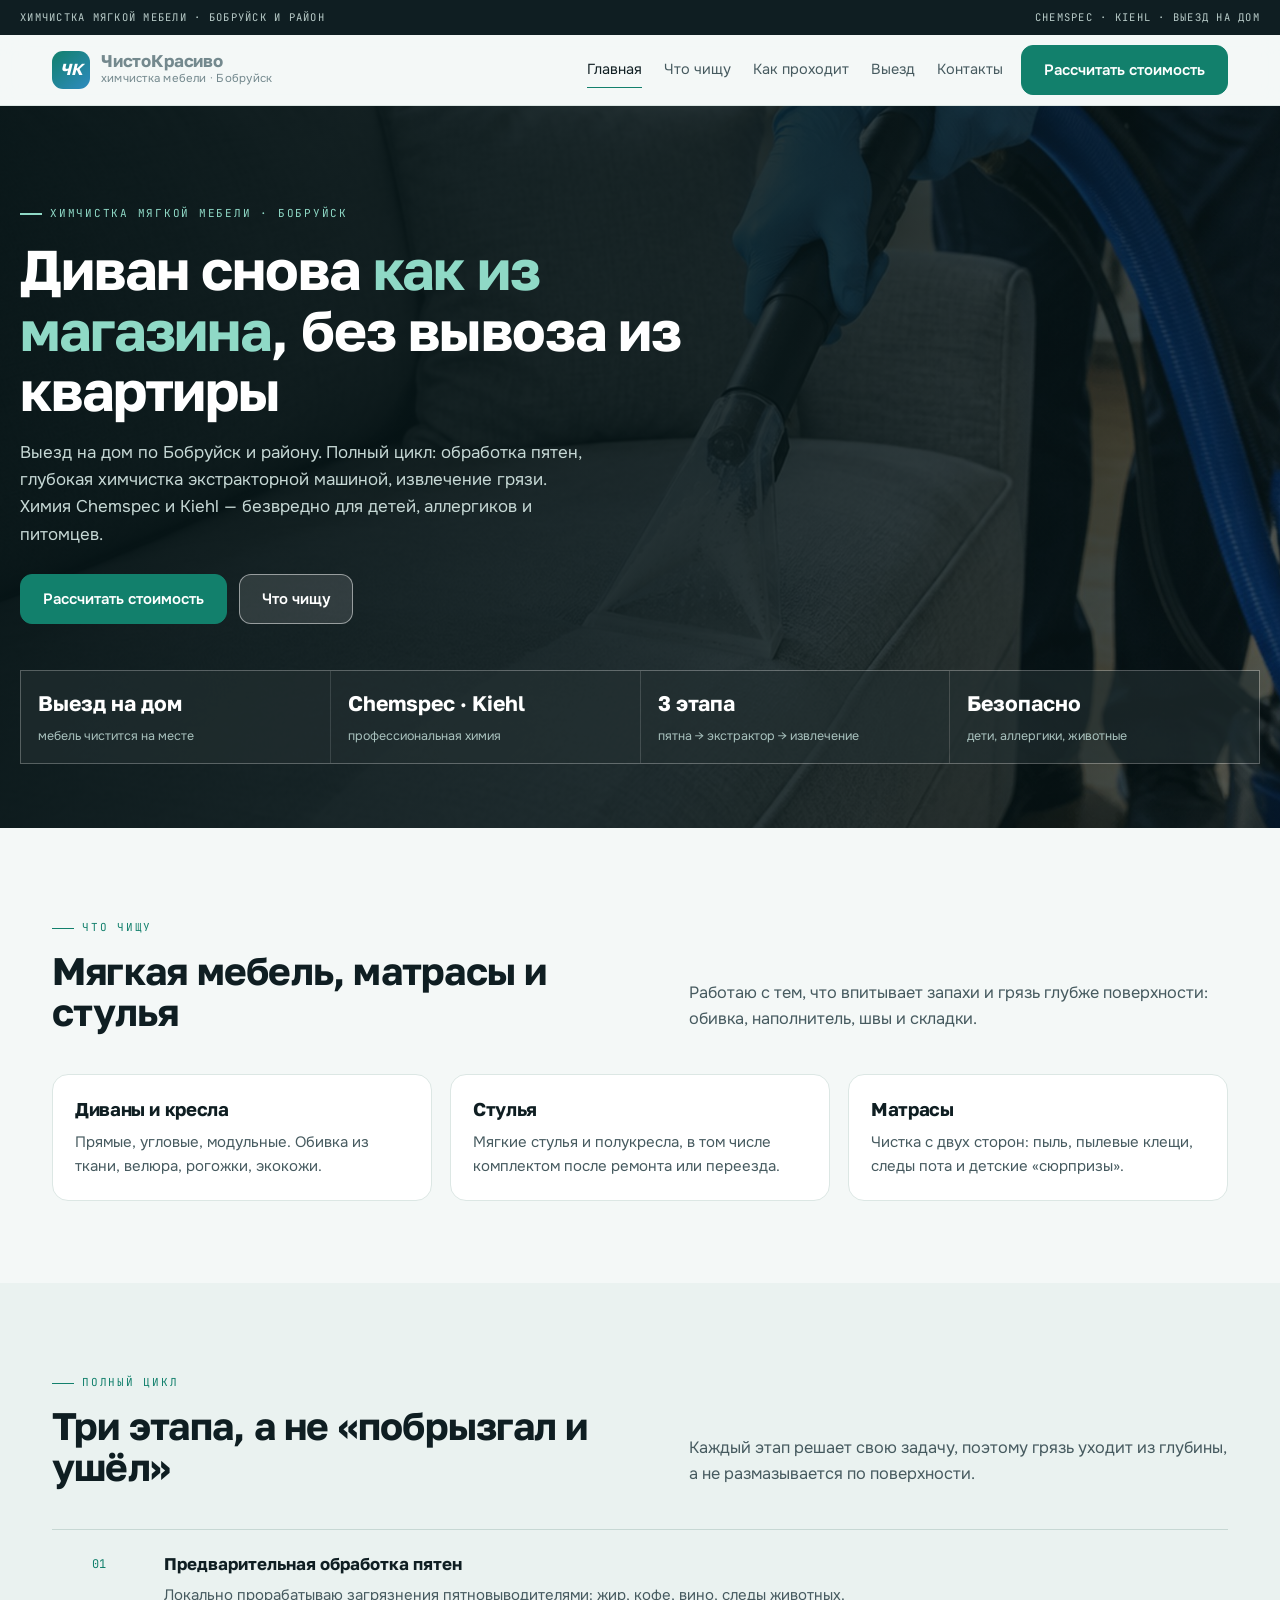
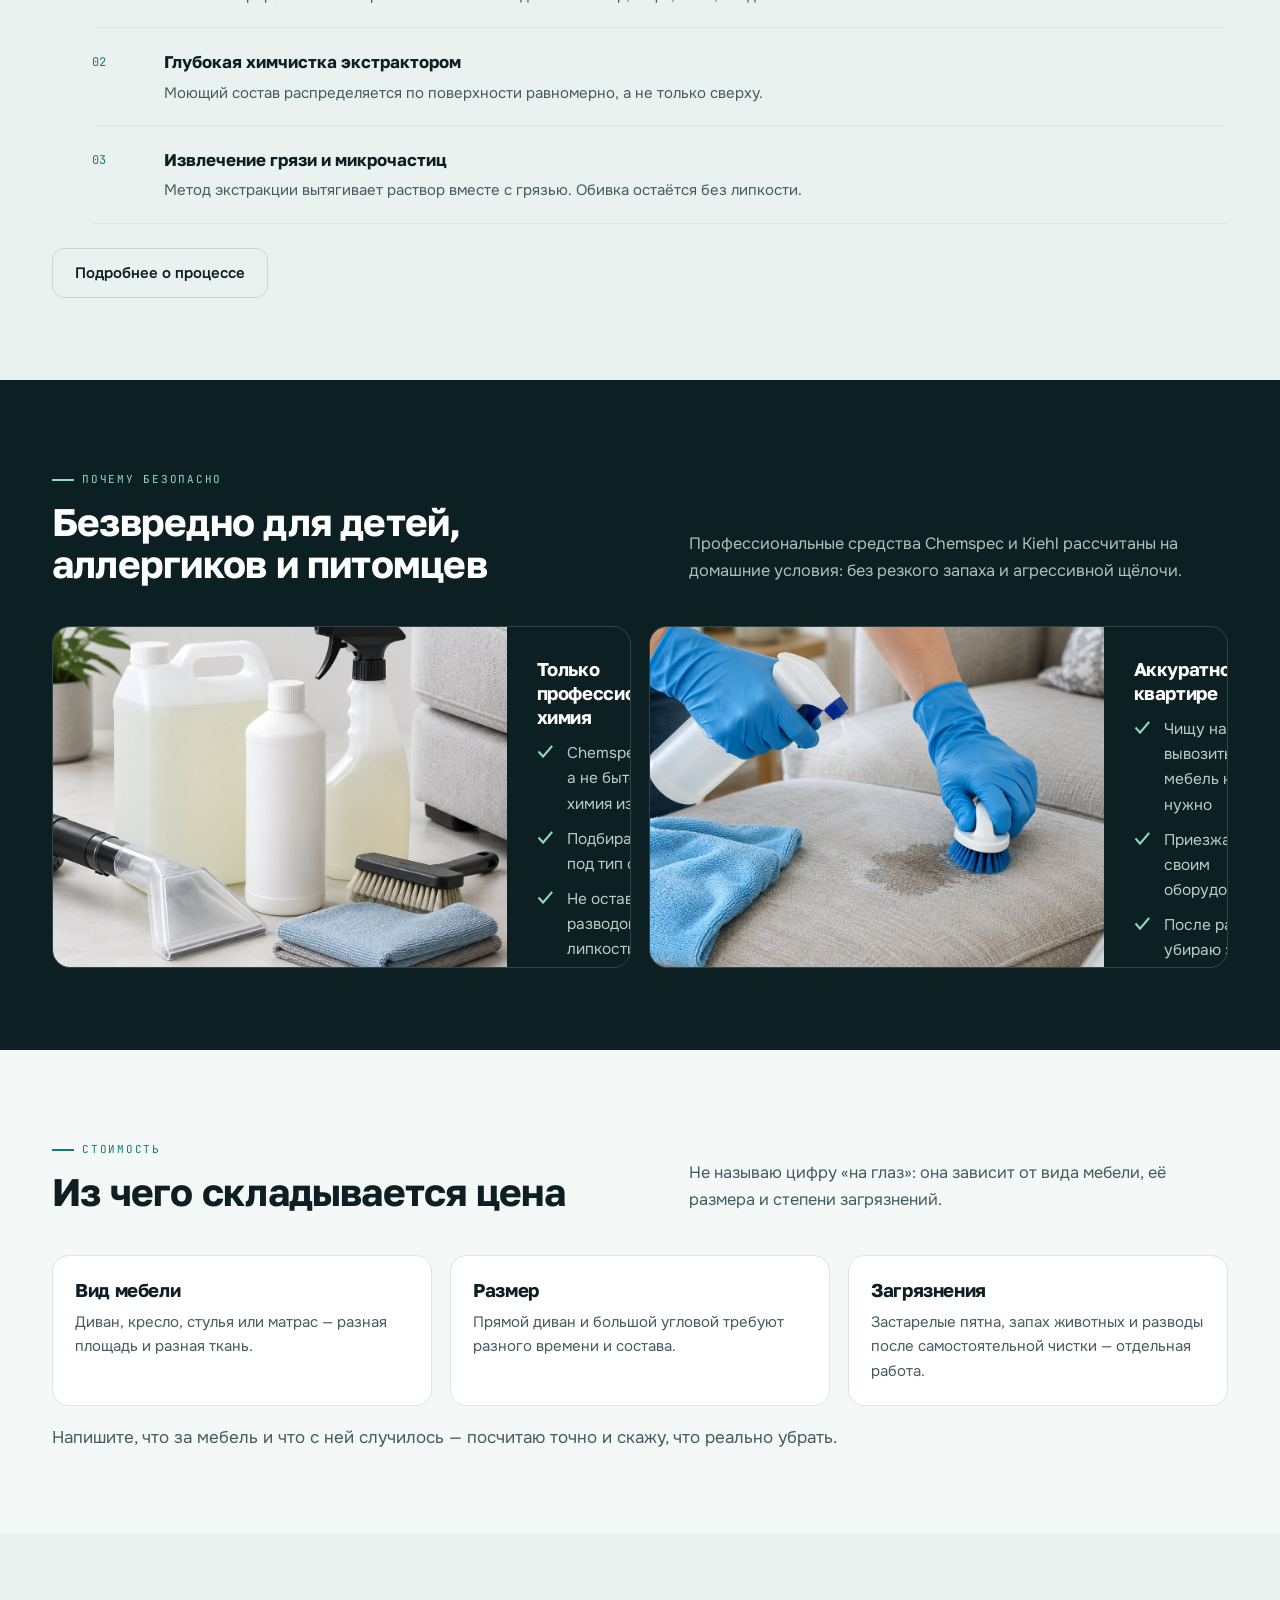
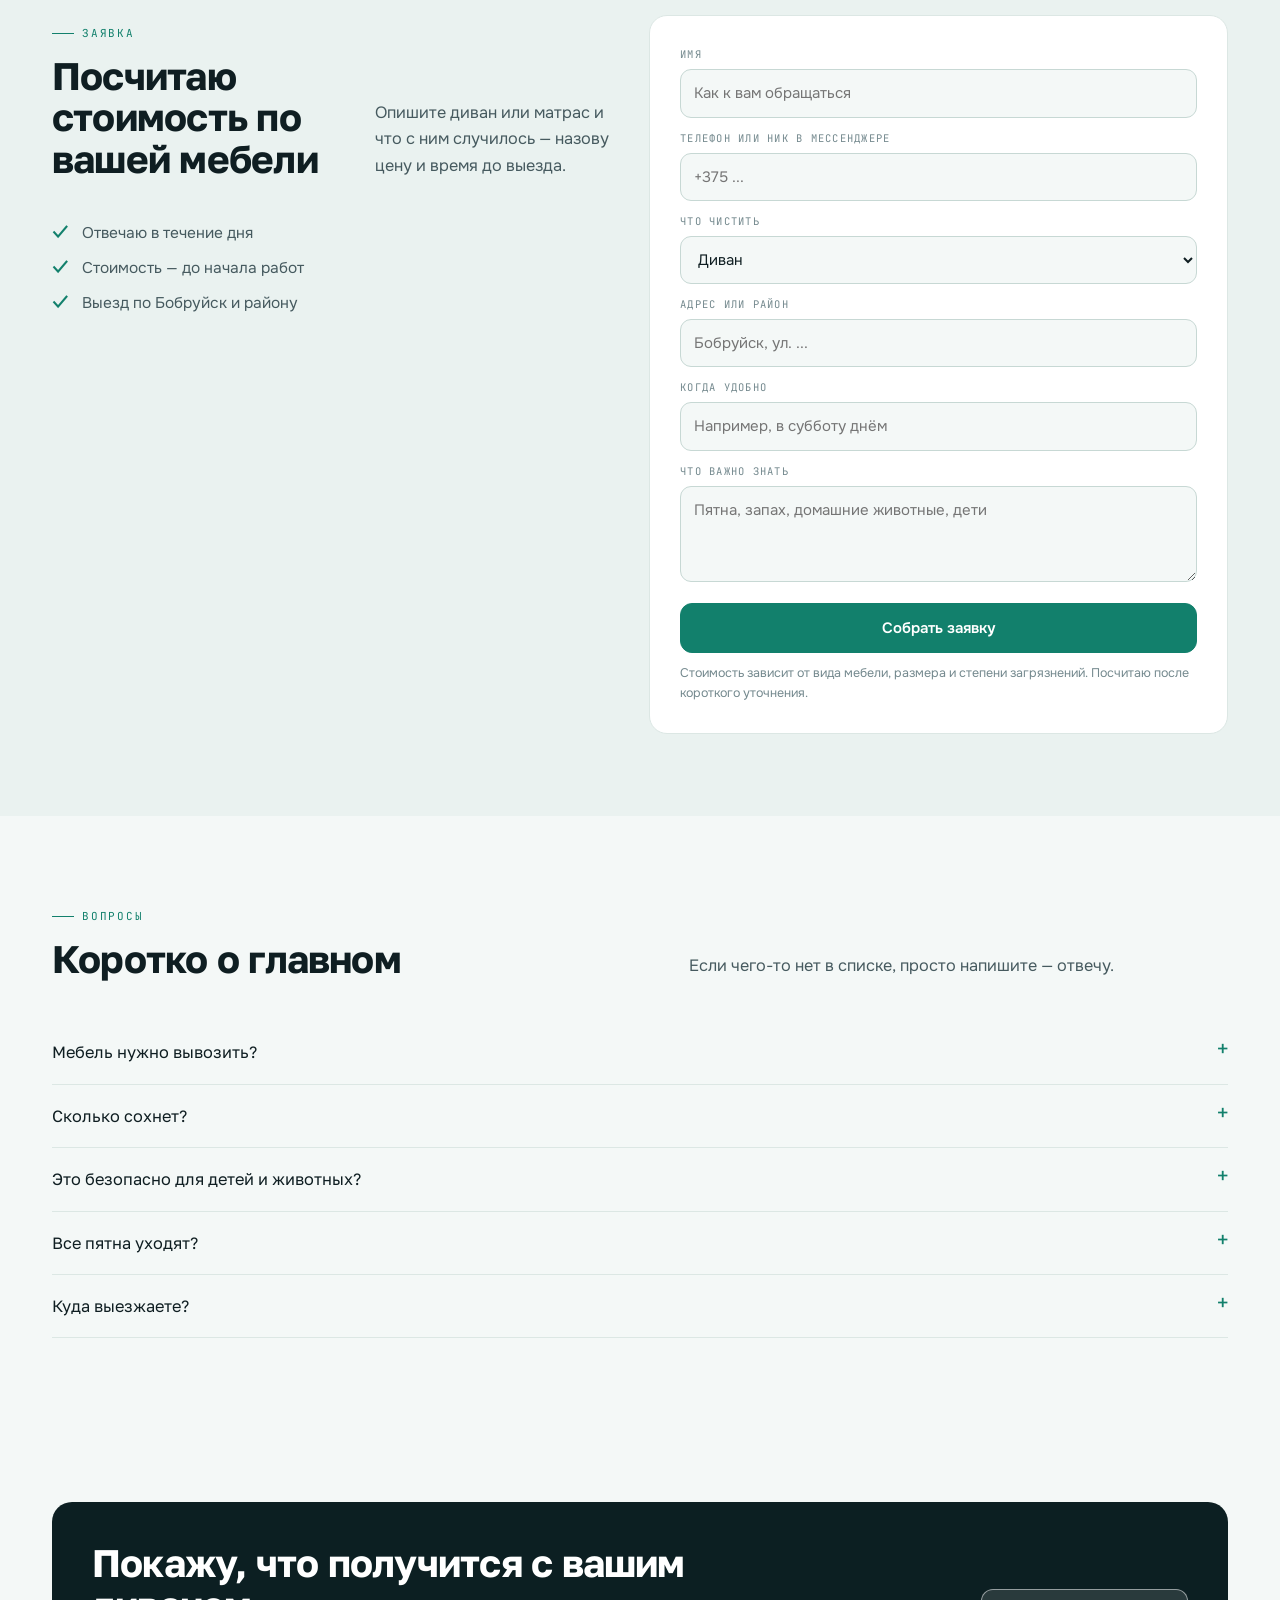
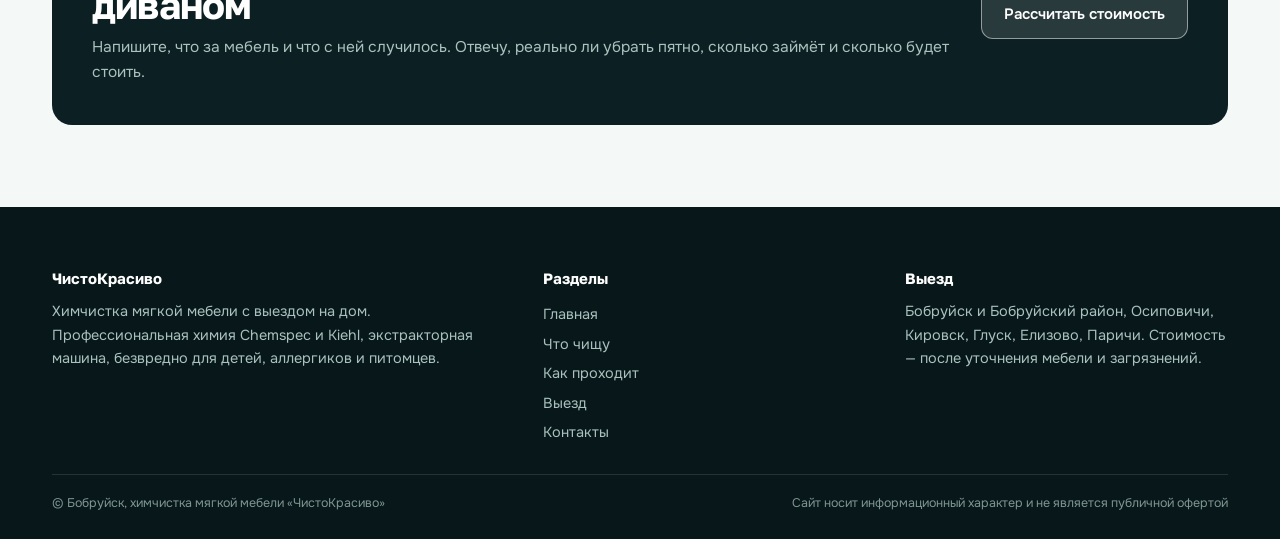
<file: index.html>
<!doctype html>
<html lang="ru">
<head>
<meta charset="utf-8">
<meta name="viewport" content="width=device-width,initial-scale=1">
<title>ЧистоКрасиво — химчистка мягкой мебели в Бобруйске с выездом на дом</title>
<meta name="description" content="Химчистка диванов, кресел, стульев и матрасов на дому в Бобруйске. Chemspec и Kiehl, экстракторная машина, безопасно для детей и животных.">
<link rel="icon" href="assets/img/favicon.svg" type="image/svg+xml">
<link rel="preconnect" href="https://fonts.googleapis.com">
<link rel="preconnect" href="https://fonts.gstatic.com" crossorigin>
<link href="https://fonts.googleapis.com/css2?family=Golos+Text:wght@400;500;600;700&family=Onest:wght@400;500;600&family=JetBrains+Mono:wght@400;500&display=swap" rel="stylesheet">
<link rel="stylesheet" href="assets/css/site.css">
</head>
<body class="">
<div class="topbar"><div class="wrap topbar__in"><span>Химчистка мягкой мебели · Бобруйск и район</span><span>Chemspec · Kiehl · выезд на дом</span></div></div>
<header class="hdr"><div class="wrap hdr__in">
  <a class="logo" href="index.html"><i>ЧК</i><span><b>ЧистоКрасиво</b><span>химчистка мебели · Бобруйск</span></span></a>
  <nav class="nav"><a href="index.html" aria-current="page">Главная</a><a href="uslugi.html">Что чищу</a><a href="process.html">Как проходит</a><a href="rajony.html">Выезд</a><a href="kontakty.html">Контакты</a></nav>
  <a class="btn" href="kontakty.html#zayavka">Рассчитать стоимость</a>
  <button class="burger" id="burger" aria-label="Меню" aria-expanded="false" aria-controls="drawer"><span></span></button>
</div></header>
<div class="drawer" id="drawer" data-open="false" aria-hidden="true">
  <div class="drawer__inner">
    <div class="drawer__top"><b>Меню</b><button class="drawer__close" id="drawerClose" aria-label="Закрыть">×</button></div>
    <a href="index.html" aria-current="page">Главная</a><a href="uslugi.html">Что чищу</a><a href="process.html">Как проходит</a><a href="rajony.html">Выезд</a><a href="kontakty.html">Контакты</a>
    <a href="kontakty.html#zayavka" style="margin-top:16px;border:0"><span class="btn" style="width:100%">Рассчитать стоимость</span></a>
  </div>
</div>
<section class="hero">
<div class="hero__bg" style="background-image:url(assets/img/hero.jpg)"></div>
<div class="wrap hero__in">
  <span class="kick">Химчистка мягкой мебели · Бобруйск</span>
  <h1>Диван снова <em>как из магазина</em>, без вывоза из квартиры</h1>
  <p class="hero__lead">Выезд на дом по Бобруйск и району. Полный цикл: обработка пятен, глубокая химчистка экстракторной машиной, извлечение грязи. Химия Chemspec и Kiehl — безвредно для детей, аллергиков и питомцев.</p>
  <div class="hero__cta"><a class="btn" href="kontakty.html#zayavka">Рассчитать стоимость</a><a class="btn btn--w" href="uslugi.html">Что чищу</a></div>
  <div class="facts">
    <div><b>Выезд на дом</b><span>мебель чистится на месте</span></div>
    <div><b>Chemspec · Kiehl</b><span>профессиональная химия</span></div>
    <div><b>3 этапа</b><span>пятна → экстрактор → извлечение</span></div>
    <div><b>Безопасно</b><span>дети, аллергики, животные</span></div>
  </div>
</div></section>

<section class="sec"><div class="wrap">
<div class="shead"><div><span class="kick">что чищу</span><h2 style="margin-top:12px">Мягкая мебель, матрасы и стулья</h2></div><p>Работаю с тем, что впитывает запахи и грязь глубже поверхности: обивка, наполнитель, швы и складки.</p></div>
<div class="grid3">
  <article class="card"><h3>Диваны и кресла</h3><p>Прямые, угловые, модульные. Обивка из ткани, велюра, рогожки, экокожи.</p></article>
  <article class="card"><h3>Стулья</h3><p>Мягкие стулья и полукресла, в том числе комплектом после ремонта или переезда.</p></article>
  <article class="card"><h3>Матрасы</h3><p>Чистка с двух сторон: пыль, пылевые клещи, следы пота и детские «сюрпризы».</p></article>
</div>
</div></section>

<section class="sec sec--alt"><div class="wrap">
<div class="shead"><div><span class="kick">полный цикл</span><h2 style="margin-top:12px">Три этапа, а не «побрызгал и ушёл»</h2></div><p>Каждый этап решает свою задачу, поэтому грязь уходит из глубины, а не размазывается по поверхности.</p></div>
<ol class="steps">
  <li><div><b>Предварительная обработка пятен</b><p>Локально прорабатываю загрязнения пятновыводителями: жир, кофе, вино, следы животных.</p></div></li>
  <li><div><b>Глубокая химчистка экстрактором</b><p>Моющий состав распределяется по поверхности равномерно, а не только сверху.</p></div></li>
  <li><div><b>Извлечение грязи и микрочастиц</b><p>Метод экстракции вытягивает раствор вместе с грязью. Обивка остаётся без липкости.</p></div></li>
</ol>
<div style="margin-top:24px"><a class="btn btn--ghost" href="process.html">Подробнее о процессе</a></div>
</div></section>

<section class="sec sec--ink"><div class="wrap">
<div class="shead"><div><span class="kick">почему безопасно</span><h2 style="margin-top:12px">Безвредно для детей, аллергиков и питомцев</h2></div><p>Профессиональные средства Chemspec и Kiehl рассчитаны на домашние условия: без резкого запаха и агрессивной щёлочи.</p></div>
<div class="grid2">
  <div class="svc" style="background:transparent;border-color:rgba(255,255,255,.16)"><div class="svc__img" style="background-image:url(assets/img/chems.jpg)"></div>
  <div class="svc__body"><h3 style="color:#fff">Только профессиональная химия</h3><ul class="checks"><li>Chemspec и Kiehl, а не бытовая химия из магазина</li><li>Подбираю состав под тип обивки</li><li>Не оставляю разводов и липкости</li></ul></div></div>
  <div class="svc" style="background:transparent;border-color:rgba(255,255,255,.16)"><div class="svc__img" style="background-image:url(assets/img/stain.jpg)"></div>
  <div class="svc__body"><h3 style="color:#fff">Аккуратно в квартире</h3><ul class="checks"><li>Чищу на месте, вывозить мебель не нужно</li><li>Приезжаю со своим оборудованием</li><li>После работы убираю за собой</li></ul></div></div>
</div>
</div></section>

<section class="sec"><div class="wrap">
<div class="shead"><div><span class="kick">стоимость</span><h2 style="margin-top:12px">Из чего складывается цена</h2></div><p>Не называю цифру «на глаз»: она зависит от вида мебели, её размера и степени загрязнений.</p></div>
<div class="grid3">
  <article class="card"><h3>Вид мебели</h3><p>Диван, кресло, стулья или матрас — разная площадь и разная ткань.</p></article>
  <article class="card"><h3>Размер</h3><p>Прямой диван и большой угловой требуют разного времени и состава.</p></article>
  <article class="card"><h3>Загрязнения</h3><p>Застарелые пятна, запах животных и разводы после самостоятельной чистки — отдельная работа.</p></article>
</div>
<p style="margin-top:18px;color:var(--body)">Напишите, что за мебель и что с ней случилось — посчитаю точно и скажу, что реально убрать.</p>
</div></section>

<section class="sec sec--alt" id="zayavka"><div class="wrap"><div class="grid2" style="align-items:start">
<div><div class="shead"><div><span class="kick">заявка</span><h2 style="margin-top:12px">Посчитаю стоимость по вашей мебели</h2></div><p>Опишите диван или матрас и что с ним случилось — назову цену и время до выезда.</p></div>
<ul class="checks" style="margin-top:8px"><li>Отвечаю в течение дня</li><li>Стоимость — до начала работ</li><li>Выезд по Бобруйск и району</li></ul></div>
<div class="form">
  <form data-form novalidate>
    <div class="form__row"><div class="fld"><label for="f-name">Имя</label><input id="f-name" type="text" placeholder="Как к вам обращаться" autocomplete="name"></div></div>
    <div class="form__row"><div class="fld"><label for="f-phone">Телефон или ник в мессенджере</label><input id="f-phone" type="text" placeholder="+375 ..." autocomplete="tel"></div></div>
    <div class="form__row"><div class="fld"><label for="f-what">Что чистить</label><select id="f-what">
      <option>Диван</option><option>Угловой диван</option><option>Кресло</option><option>Стулья</option><option>Матрас</option><option>Несколько предметов</option><option>Другое</option>
    </select></div></div>
    <div class="form__row"><div class="fld"><label for="f-where">Адрес или район</label><input id="f-where" type="text" placeholder="Бобруйск, ул. ..."></div></div>
    <div class="form__row"><div class="fld"><label for="f-when">Когда удобно</label><input id="f-when" type="text" placeholder="Например, в субботу днём"></div></div>
    <div class="form__row"><div class="fld"><label for="f-msg">Что важно знать</label><textarea id="f-msg" rows="3" placeholder="Пятна, запах, домашние животные, дети"></textarea></div></div>
    <button class="btn" type="submit" style="width:100%">Собрать заявку</button>
    <p class="form__note">Стоимость зависит от вида мебели, размера и степени загрязнений. Посчитаю после короткого уточнения.</p>
    <div class="formout" data-show="false"></div>
  </form>
</div>
</div></div></section>

<section class="sec"><div class="wrap">
<div class="shead"><div><span class="kick">вопросы</span><h2 style="margin-top:12px">Коротко о главном</h2></div><p>Если чего-то нет в списке, просто напишите — отвечу.</p></div>
<div class="faq">
  <div class="faq__i" data-open="false"><button class="faq__q" aria-expanded="false">Мебель нужно вывозить?</button><div class="faq__a">Нет. Чищу на дому: приезжаю со своим оборудованием и химией, работаю прямо в квартире.</div></div>
  <div class="faq__i" data-open="false"><button class="faq__q" aria-expanded="false">Сколько сохнет?</button><div class="faq__a">Экстрактор вытягивает большую часть влаги, поэтому обивка остаётся слегка влажной. Точное время зависит от ткани и проветривания — скажу на месте.</div></div>
  <div class="faq__i" data-open="false"><button class="faq__q" aria-expanded="false">Это безопасно для детей и животных?</button><div class="faq__a">Да, использую профессиональные средства Chemspec и Kiehl, рассчитанные на домашние условия. Ограничения по конкретному составу проговариваю до начала работ.</div></div>
  <div class="faq__i" data-open="false"><button class="faq__q" aria-expanded="false">Все пятна уходят?</button><div class="faq__a">Честно: не все. Краска, старые ожоги и некоторые виды клея могут остаться. Скажу заранее, что получится, а что нет — до оплаты.</div></div>
  <div class="faq__i" data-open="false"><button class="faq__q" aria-expanded="false">Куда выезжаете?</button><div class="faq__a">Бобруйск и Бобруйский район, Осиповичи, Кировск, Глуск, Елизово, Паричи.</div></div>
</div>
</div></section>
<section class="sec"><div class="wrap"><div class="cta">
  <div><h2>Покажу, что получится с вашим диваном</h2><p>Напишите, что за мебель и что с ней случилось. Отвечу, реально ли убрать пятно, сколько займёт и сколько будет стоить.</p></div>
  <a class="btn btn--w" href="kontakty.html#zayavka">Рассчитать стоимость</a>
</div></div></section>
<footer class="foot"><div class="wrap">
  <div class="foot__grid">
    <div><b>ЧистоКрасиво</b>Химчистка мягкой мебели с выездом на дом. Профессиональная химия Chemspec и Kiehl, экстракторная машина, безвредно для детей, аллергиков и питомцев.</div>
    <div><b>Разделы</b><a href="index.html">Главная</a><a href="uslugi.html">Что чищу</a><a href="process.html">Как проходит</a><a href="rajony.html">Выезд</a><a href="kontakty.html">Контакты</a></div>
    <div><b>Выезд</b>Бобруйск и Бобруйский район, Осиповичи, Кировск, Глуск, Елизово, Паричи. Стоимость — после уточнения мебели и загрязнений.</div>
  </div>
  <div class="foot__bot"><span>© Бобруйск, химчистка мягкой мебели «ЧистоКрасиво»</span><span>Сайт носит информационный характер и не является публичной офертой</span></div>
</div></footer>
<div class="fbar"><a class="btn" href="kontakty.html#zayavka">Рассчитать стоимость</a><a class="btn btn--ghost" href="uslugi.html">Что чищу</a></div>
<script src="assets/js/main.js" defer></script>
</body>
</html>
</file>
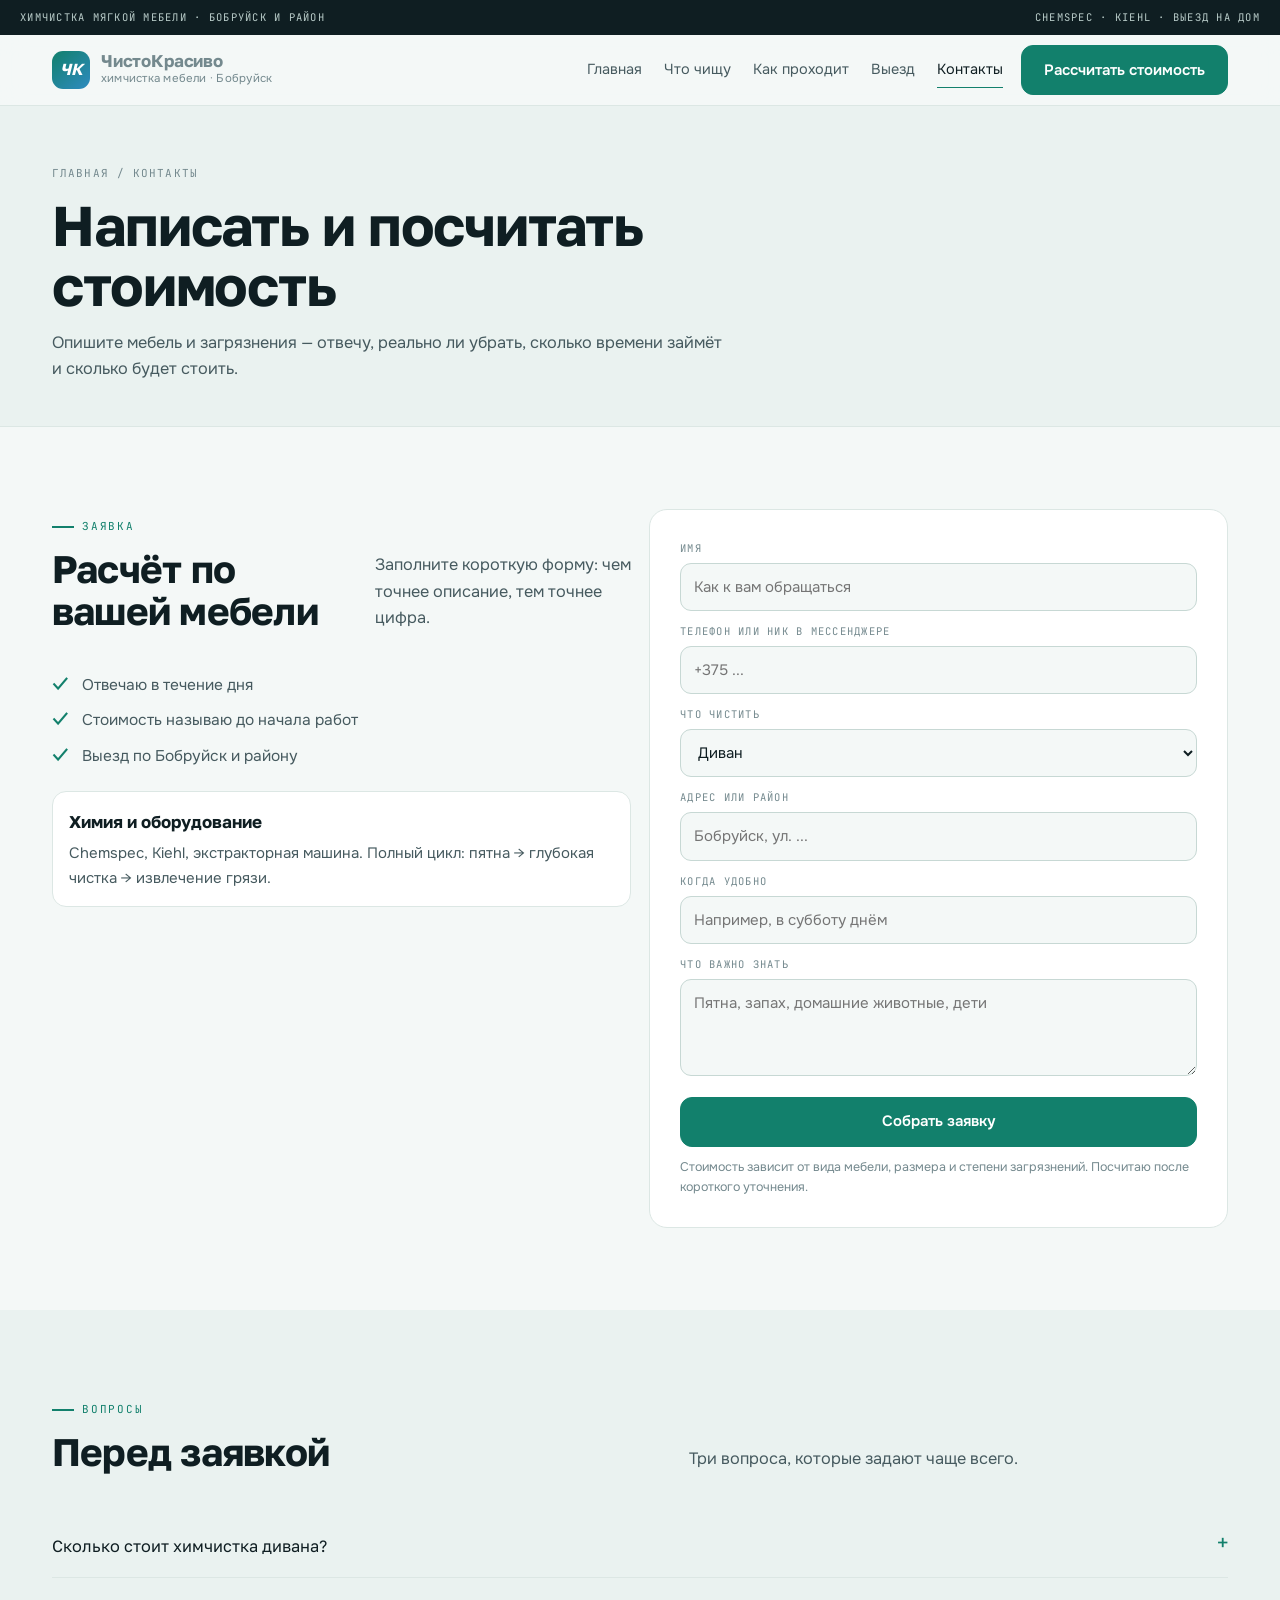
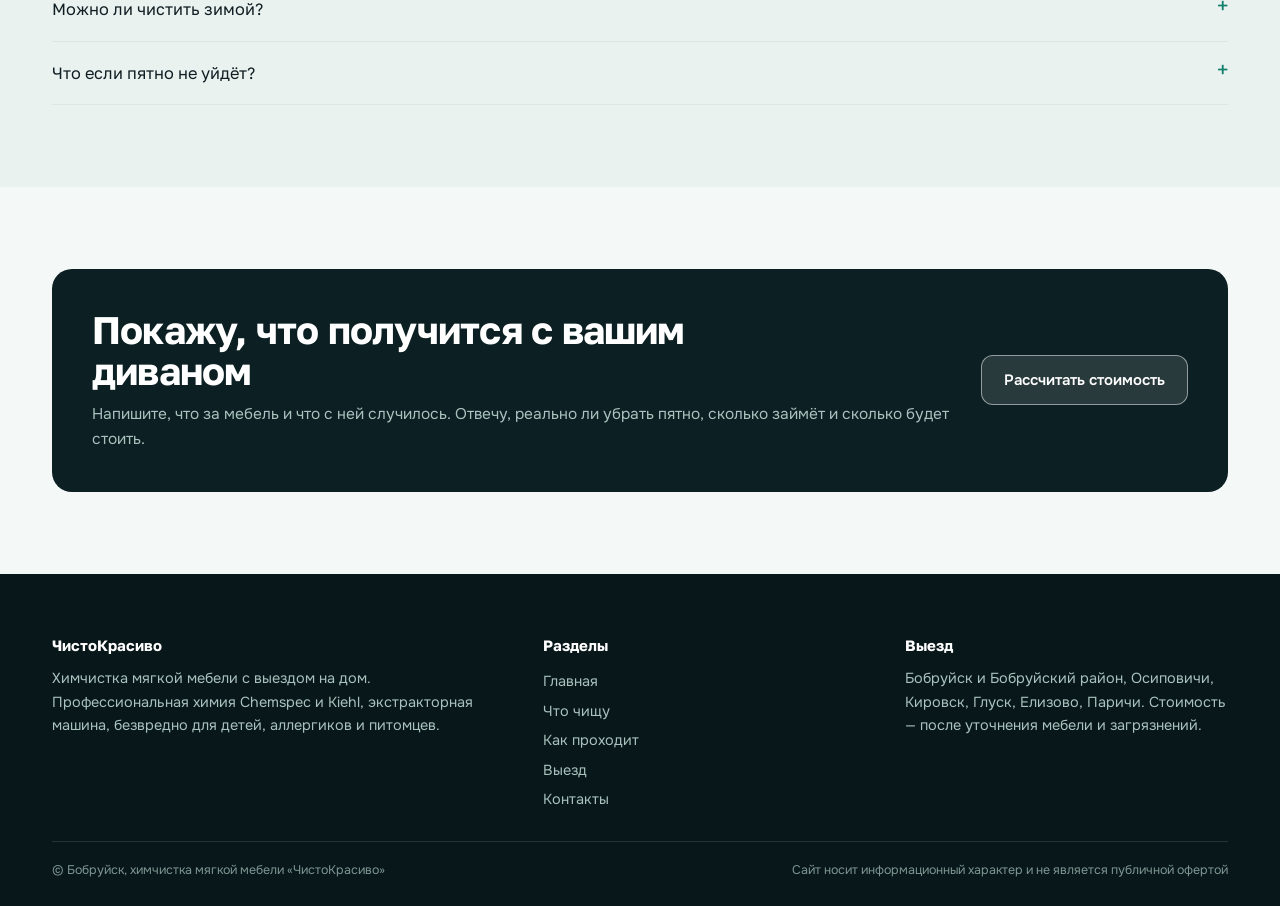
<file: kontakty.html>
<!doctype html>
<html lang="ru">
<head>
<meta charset="utf-8">
<meta name="viewport" content="width=device-width,initial-scale=1">
<title>Контакты — заявка на химчистку мебели в Бобруйске | ЧистоКрасиво</title>
<meta name="description" content="Оставьте заявку на химчистку мягкой мебели в Бобруйске: расчёт стоимости по виду мебели и загрязнениям, выезд на дом.">
<link rel="icon" href="assets/img/favicon.svg" type="image/svg+xml">
<link rel="preconnect" href="https://fonts.googleapis.com">
<link rel="preconnect" href="https://fonts.gstatic.com" crossorigin>
<link href="https://fonts.googleapis.com/css2?family=Golos+Text:wght@400;500;600;700&family=Onest:wght@400;500;600&family=JetBrains+Mono:wght@400;500&display=swap" rel="stylesheet">
<link rel="stylesheet" href="assets/css/site.css">
</head>
<body class="">
<div class="topbar"><div class="wrap topbar__in"><span>Химчистка мягкой мебели · Бобруйск и район</span><span>Chemspec · Kiehl · выезд на дом</span></div></div>
<header class="hdr"><div class="wrap hdr__in">
  <a class="logo" href="index.html"><i>ЧК</i><span><b>ЧистоКрасиво</b><span>химчистка мебели · Бобруйск</span></span></a>
  <nav class="nav"><a href="index.html">Главная</a><a href="uslugi.html">Что чищу</a><a href="process.html">Как проходит</a><a href="rajony.html">Выезд</a><a href="kontakty.html" aria-current="page">Контакты</a></nav>
  <a class="btn" href="kontakty.html#zayavka">Рассчитать стоимость</a>
  <button class="burger" id="burger" aria-label="Меню" aria-expanded="false" aria-controls="drawer"><span></span></button>
</div></header>
<div class="drawer" id="drawer" data-open="false" aria-hidden="true">
  <div class="drawer__inner">
    <div class="drawer__top"><b>Меню</b><button class="drawer__close" id="drawerClose" aria-label="Закрыть">×</button></div>
    <a href="index.html">Главная</a><a href="uslugi.html">Что чищу</a><a href="process.html">Как проходит</a><a href="rajony.html">Выезд</a><a href="kontakty.html" aria-current="page">Контакты</a>
    <a href="kontakty.html#zayavka" style="margin-top:16px;border:0"><span class="btn" style="width:100%">Рассчитать стоимость</span></a>
  </div>
</div>
<section class="phead"><div class="wrap"><div class="crumbs"><a href="index.html">Главная</a> / Контакты</div>
<h1>Написать и посчитать стоимость</h1>
<p class="phead__lead">Опишите мебель и загрязнения — отвечу, реально ли убрать, сколько времени займёт и сколько будет стоить.</p></div></section>
<section class="sec" id="zayavka"><div class="wrap"><div class="grid2" style="align-items:start">
<div><div class="shead"><div><span class="kick">заявка</span><h2 style="margin-top:12px">Расчёт по вашей мебели</h2></div><p>Заполните короткую форму: чем точнее описание, тем точнее цифра.</p></div>
<ul class="checks" style="margin-top:8px"><li>Отвечаю в течение дня</li><li>Стоимость называю до начала работ</li><li>Выезд по Бобруйск и району</li></ul>
<div style="margin-top:22px;padding:16px;border:1px solid var(--line);border-radius:14px;background:var(--panel)">
<b style="display:block;font-family:var(--f-d);margin-bottom:6px">Химия и оборудование</b>
<p style="color:var(--body);font-size:15px">Chemspec, Kiehl, экстракторная машина. Полный цикл: пятна → глубокая чистка → извлечение грязи.</p>
</div></div>
<div class="form">
  <form data-form novalidate>
    <div class="form__row"><div class="fld"><label for="f-name">Имя</label><input id="f-name" type="text" placeholder="Как к вам обращаться" autocomplete="name"></div></div>
    <div class="form__row"><div class="fld"><label for="f-phone">Телефон или ник в мессенджере</label><input id="f-phone" type="text" placeholder="+375 ..." autocomplete="tel"></div></div>
    <div class="form__row"><div class="fld"><label for="f-what">Что чистить</label><select id="f-what">
      <option>Диван</option><option>Угловой диван</option><option>Кресло</option><option>Стулья</option><option>Матрас</option><option>Несколько предметов</option><option>Другое</option>
    </select></div></div>
    <div class="form__row"><div class="fld"><label for="f-where">Адрес или район</label><input id="f-where" type="text" placeholder="Бобруйск, ул. ..."></div></div>
    <div class="form__row"><div class="fld"><label for="f-when">Когда удобно</label><input id="f-when" type="text" placeholder="Например, в субботу днём"></div></div>
    <div class="form__row"><div class="fld"><label for="f-msg">Что важно знать</label><textarea id="f-msg" rows="3" placeholder="Пятна, запах, домашние животные, дети"></textarea></div></div>
    <button class="btn" type="submit" style="width:100%">Собрать заявку</button>
    <p class="form__note">Стоимость зависит от вида мебели, размера и степени загрязнений. Посчитаю после короткого уточнения.</p>
    <div class="formout" data-show="false"></div>
  </form>
</div>
</div></div></section>
<section class="sec sec--alt"><div class="wrap"><div class="shead"><div><span class="kick">вопросы</span><h2 style="margin-top:12px">Перед заявкой</h2></div><p>Три вопроса, которые задают чаще всего.</p></div>
<div class="faq">
<div class="faq__i" data-open="false"><button class="faq__q" aria-expanded="false">Сколько стоит химчистка дивана?</button><div class="faq__a">Зависит от вида мебели, размера и степени загрязнений. Напишите, какой диван и что с ним — назову стоимость до выезда, а на месте подтвержу после осмотра.</div></div>
<div class="faq__i" data-open="false"><button class="faq__q" aria-expanded="false">Можно ли чистить зимой?</button><div class="faq__a">Да, чистка проходит в квартире, погода за окном не мешает. Проветривание после — по желанию.</div></div>
<div class="faq__i" data-open="false"><button class="faq__q" aria-expanded="false">Что если пятно не уйдёт?</button><div class="faq__a">Скажу об этом до начала работ. За то, что невозможно убрать, платить не нужно — обсуждаем объём заранее.</div></div>
</div></div></section>
<section class="sec"><div class="wrap"><div class="cta">
  <div><h2>Покажу, что получится с вашим диваном</h2><p>Напишите, что за мебель и что с ней случилось. Отвечу, реально ли убрать пятно, сколько займёт и сколько будет стоить.</p></div>
  <a class="btn btn--w" href="kontakty.html#zayavka">Рассчитать стоимость</a>
</div></div></section>
<footer class="foot"><div class="wrap">
  <div class="foot__grid">
    <div><b>ЧистоКрасиво</b>Химчистка мягкой мебели с выездом на дом. Профессиональная химия Chemspec и Kiehl, экстракторная машина, безвредно для детей, аллергиков и питомцев.</div>
    <div><b>Разделы</b><a href="index.html">Главная</a><a href="uslugi.html">Что чищу</a><a href="process.html">Как проходит</a><a href="rajony.html">Выезд</a><a href="kontakty.html">Контакты</a></div>
    <div><b>Выезд</b>Бобруйск и Бобруйский район, Осиповичи, Кировск, Глуск, Елизово, Паричи. Стоимость — после уточнения мебели и загрязнений.</div>
  </div>
  <div class="foot__bot"><span>© Бобруйск, химчистка мягкой мебели «ЧистоКрасиво»</span><span>Сайт носит информационный характер и не является публичной офертой</span></div>
</div></footer>
<div class="fbar"><a class="btn" href="kontakty.html#zayavka">Рассчитать стоимость</a><a class="btn btn--ghost" href="uslugi.html">Что чищу</a></div>
<script src="assets/js/main.js" defer></script>
</body>
</html>
</file>
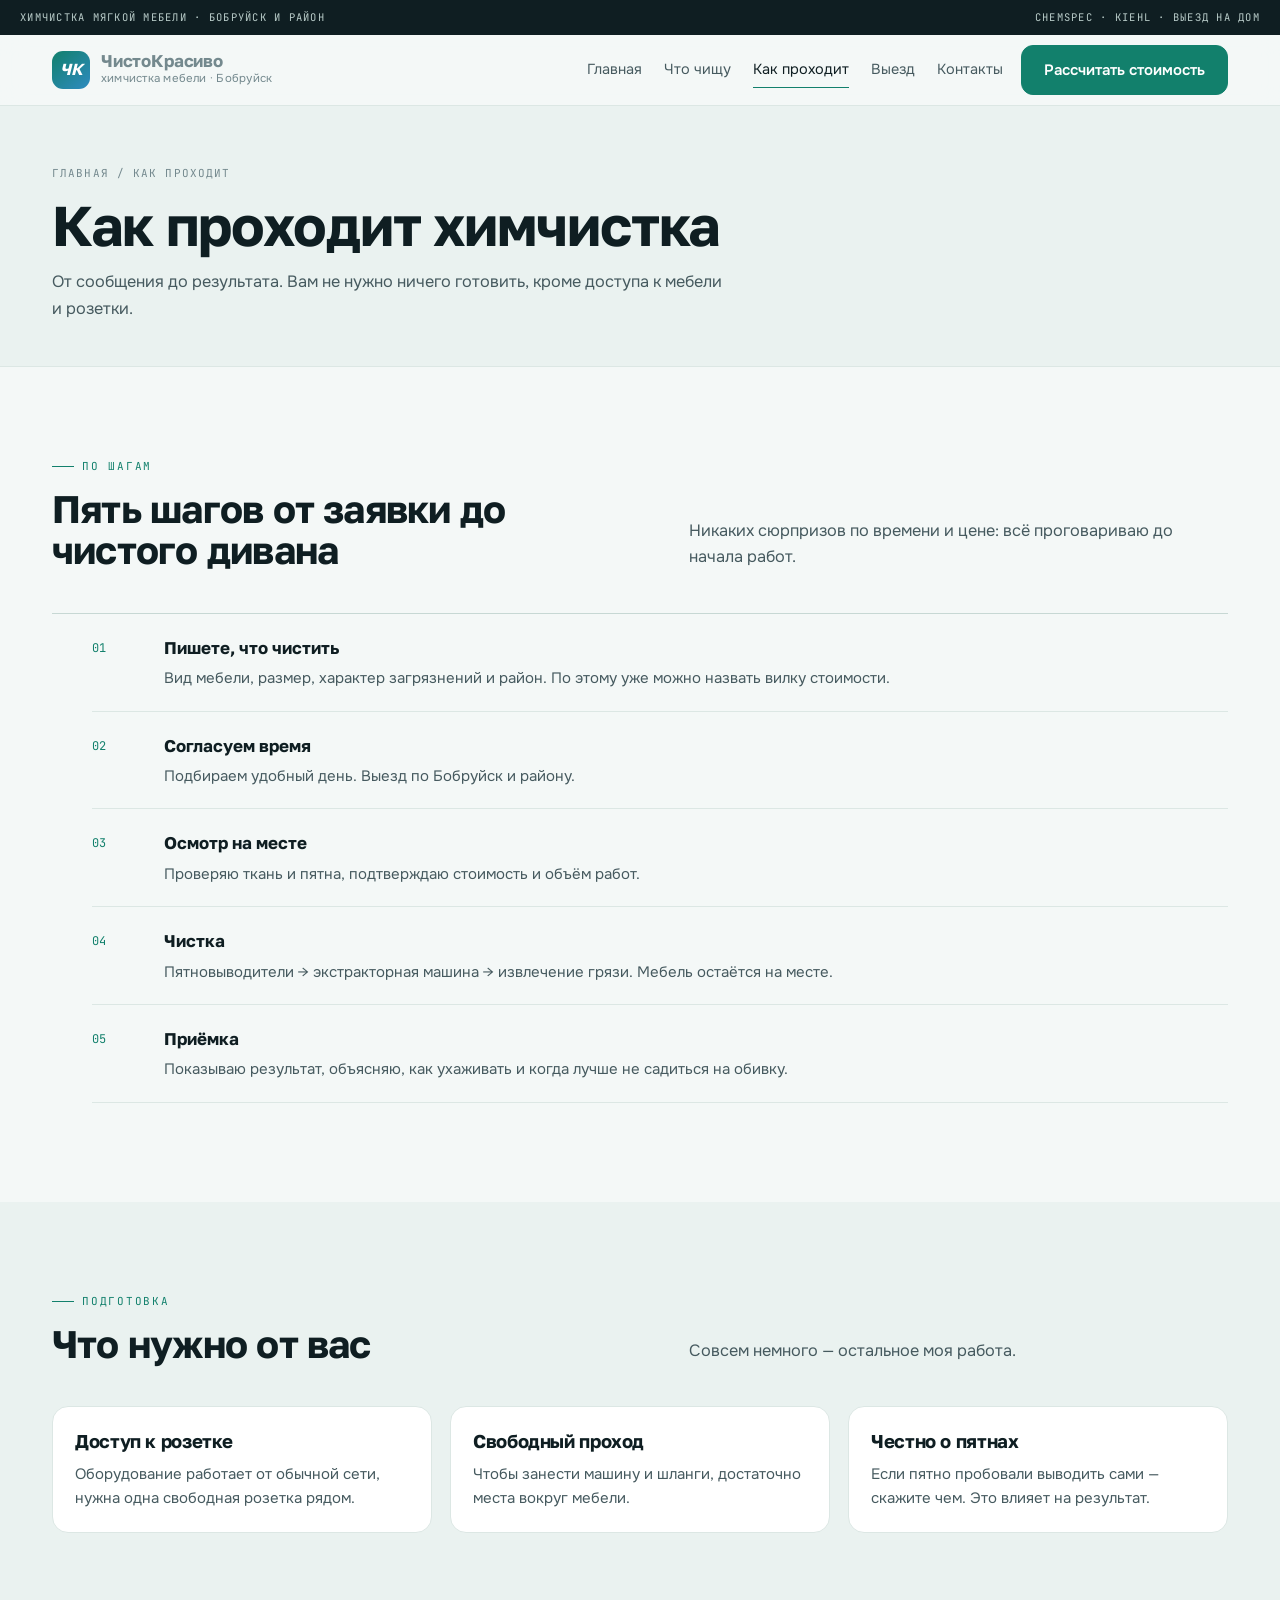
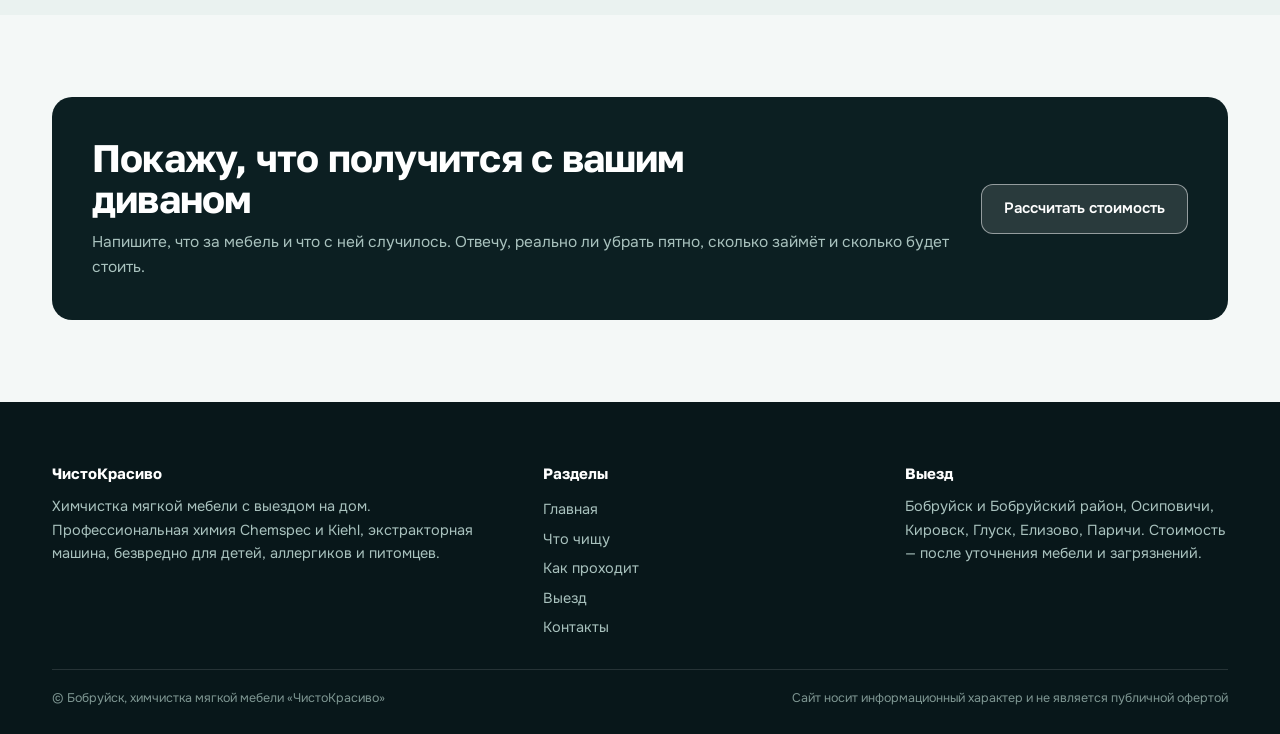
<file: process.html>
<!doctype html>
<html lang="ru">
<head>
<meta charset="utf-8">
<meta name="viewport" content="width=device-width,initial-scale=1">
<title>Как проходит химчистка мебели на дому — этапы | ЧистоКрасиво</title>
<meta name="description" content="Пять шагов химчистки мягкой мебели на дому: заявка, согласование, осмотр, чистка экстрактором, приёмка. Выезд по Бобруйску и району.">
<link rel="icon" href="assets/img/favicon.svg" type="image/svg+xml">
<link rel="preconnect" href="https://fonts.googleapis.com">
<link rel="preconnect" href="https://fonts.gstatic.com" crossorigin>
<link href="https://fonts.googleapis.com/css2?family=Golos+Text:wght@400;500;600;700&family=Onest:wght@400;500;600&family=JetBrains+Mono:wght@400;500&display=swap" rel="stylesheet">
<link rel="stylesheet" href="assets/css/site.css">
</head>
<body class="">
<div class="topbar"><div class="wrap topbar__in"><span>Химчистка мягкой мебели · Бобруйск и район</span><span>Chemspec · Kiehl · выезд на дом</span></div></div>
<header class="hdr"><div class="wrap hdr__in">
  <a class="logo" href="index.html"><i>ЧК</i><span><b>ЧистоКрасиво</b><span>химчистка мебели · Бобруйск</span></span></a>
  <nav class="nav"><a href="index.html">Главная</a><a href="uslugi.html">Что чищу</a><a href="process.html" aria-current="page">Как проходит</a><a href="rajony.html">Выезд</a><a href="kontakty.html">Контакты</a></nav>
  <a class="btn" href="kontakty.html#zayavka">Рассчитать стоимость</a>
  <button class="burger" id="burger" aria-label="Меню" aria-expanded="false" aria-controls="drawer"><span></span></button>
</div></header>
<div class="drawer" id="drawer" data-open="false" aria-hidden="true">
  <div class="drawer__inner">
    <div class="drawer__top"><b>Меню</b><button class="drawer__close" id="drawerClose" aria-label="Закрыть">×</button></div>
    <a href="index.html">Главная</a><a href="uslugi.html">Что чищу</a><a href="process.html" aria-current="page">Как проходит</a><a href="rajony.html">Выезд</a><a href="kontakty.html">Контакты</a>
    <a href="kontakty.html#zayavka" style="margin-top:16px;border:0"><span class="btn" style="width:100%">Рассчитать стоимость</span></a>
  </div>
</div>
<section class="phead"><div class="wrap"><div class="crumbs"><a href="index.html">Главная</a> / Как проходит</div>
<h1>Как проходит химчистка</h1>
<p class="phead__lead">От сообщения до результата. Вам не нужно ничего готовить, кроме доступа к мебели и розетки.</p></div></section>
<section class="sec"><div class="wrap"><div class="shead"><div><span class="kick">по шагам</span><h2 style="margin-top:12px">Пять шагов от заявки до чистого дивана</h2></div><p>Никаких сюрпризов по времени и цене: всё проговариваю до начала работ.</p></div>
<ol class="steps">
<li><div><b>Пишете, что чистить</b><p>Вид мебели, размер, характер загрязнений и район. По этому уже можно назвать вилку стоимости.</p></div></li>
<li><div><b>Согласуем время</b><p>Подбираем удобный день. Выезд по Бобруйск и району.</p></div></li>
<li><div><b>Осмотр на месте</b><p>Проверяю ткань и пятна, подтверждаю стоимость и объём работ.</p></div></li>
<li><div><b>Чистка</b><p>Пятновыводители → экстракторная машина → извлечение грязи. Мебель остаётся на месте.</p></div></li>
<li><div><b>Приёмка</b><p>Показываю результат, объясняю, как ухаживать и когда лучше не садиться на обивку.</p></div></li>
</ol></div></section>
<section class="sec sec--alt"><div class="wrap"><div class="shead"><div><span class="kick">подготовка</span><h2 style="margin-top:12px">Что нужно от вас</h2></div><p>Совсем немного — остальное моя работа.</p></div>
<div class="grid3">
<article class="card"><h3>Доступ к розетке</h3><p>Оборудование работает от обычной сети, нужна одна свободная розетка рядом.</p></article>
<article class="card"><h3>Свободный проход</h3><p>Чтобы занести машину и шланги, достаточно места вокруг мебели.</p></article>
<article class="card"><h3>Честно о пятнах</h3><p>Если пятно пробовали выводить сами — скажите чем. Это влияет на результат.</p></article>
</div></div></section>
<section class="sec"><div class="wrap"><div class="cta">
  <div><h2>Покажу, что получится с вашим диваном</h2><p>Напишите, что за мебель и что с ней случилось. Отвечу, реально ли убрать пятно, сколько займёт и сколько будет стоить.</p></div>
  <a class="btn btn--w" href="kontakty.html#zayavka">Рассчитать стоимость</a>
</div></div></section>
<footer class="foot"><div class="wrap">
  <div class="foot__grid">
    <div><b>ЧистоКрасиво</b>Химчистка мягкой мебели с выездом на дом. Профессиональная химия Chemspec и Kiehl, экстракторная машина, безвредно для детей, аллергиков и питомцев.</div>
    <div><b>Разделы</b><a href="index.html">Главная</a><a href="uslugi.html">Что чищу</a><a href="process.html">Как проходит</a><a href="rajony.html">Выезд</a><a href="kontakty.html">Контакты</a></div>
    <div><b>Выезд</b>Бобруйск и Бобруйский район, Осиповичи, Кировск, Глуск, Елизово, Паричи. Стоимость — после уточнения мебели и загрязнений.</div>
  </div>
  <div class="foot__bot"><span>© Бобруйск, химчистка мягкой мебели «ЧистоКрасиво»</span><span>Сайт носит информационный характер и не является публичной офертой</span></div>
</div></footer>
<div class="fbar"><a class="btn" href="kontakty.html#zayavka">Рассчитать стоимость</a><a class="btn btn--ghost" href="uslugi.html">Что чищу</a></div>
<script src="assets/js/main.js" defer></script>
</body>
</html>
</file>
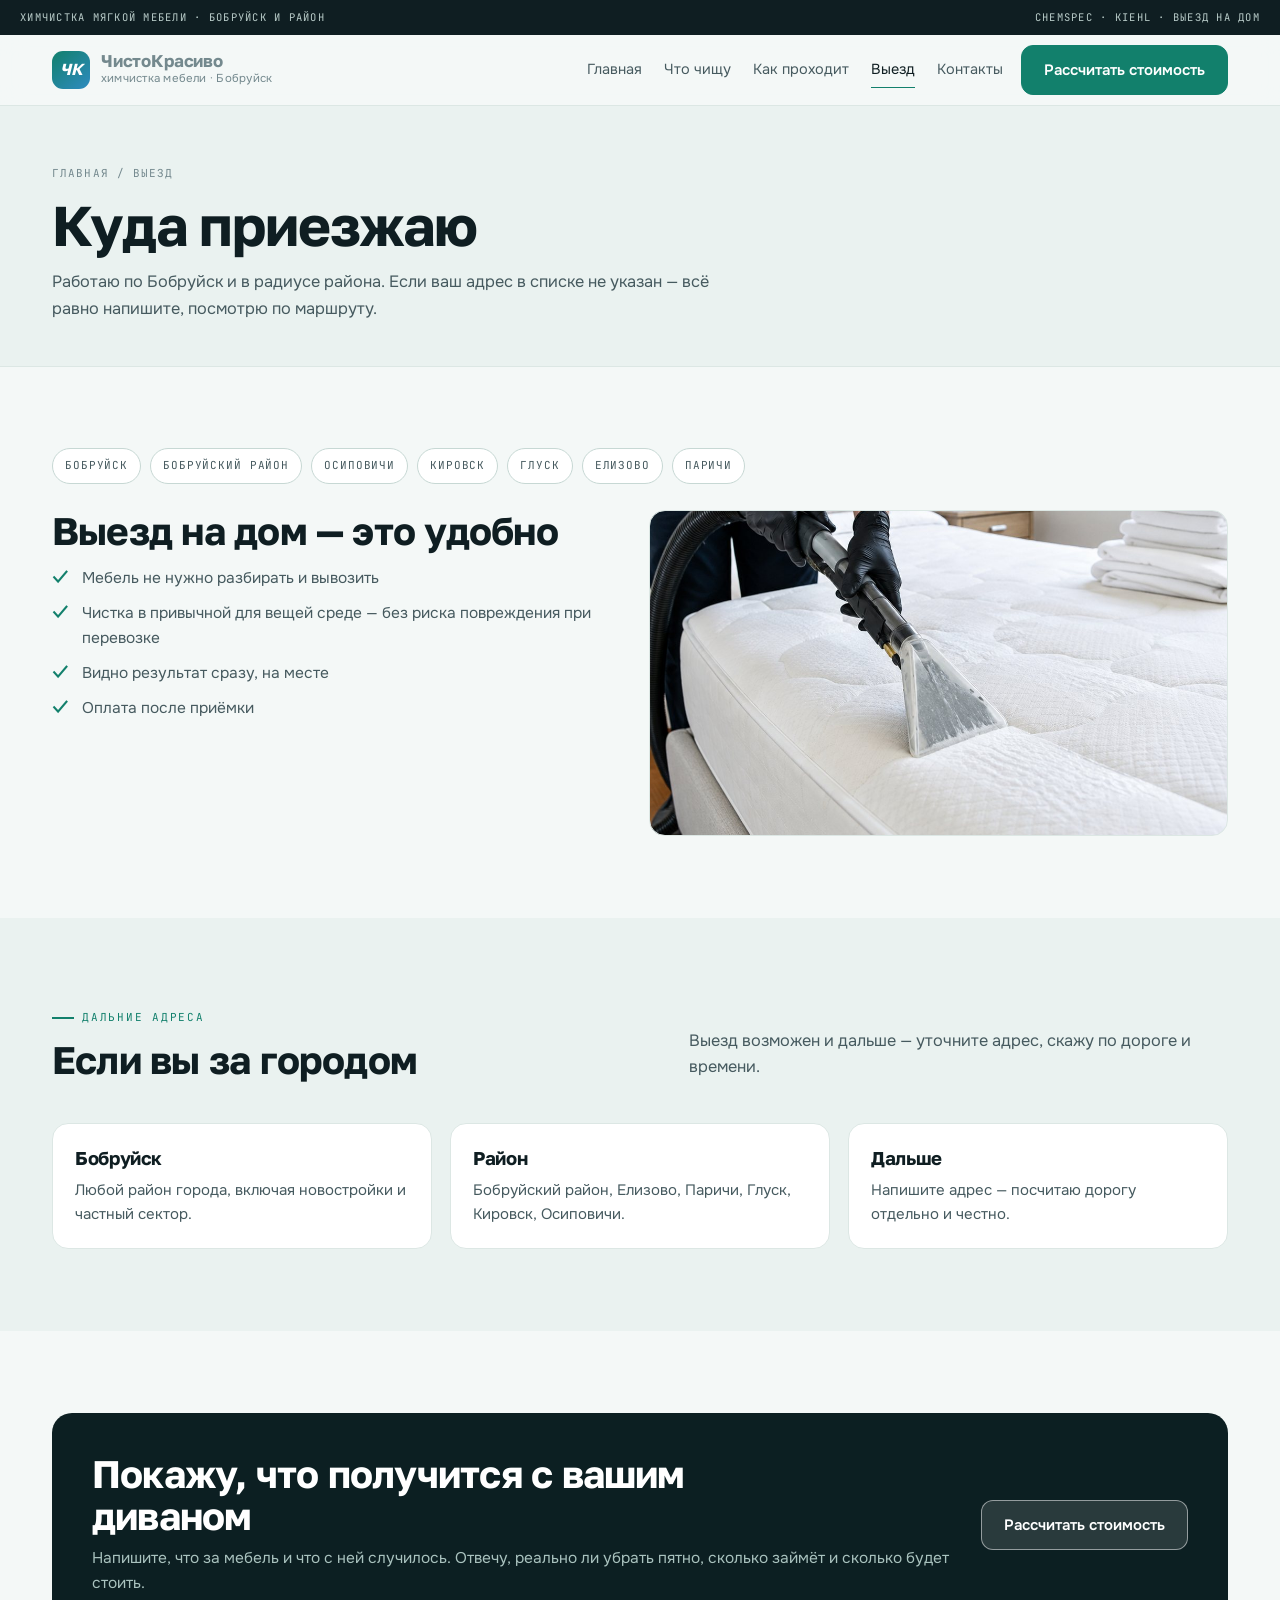
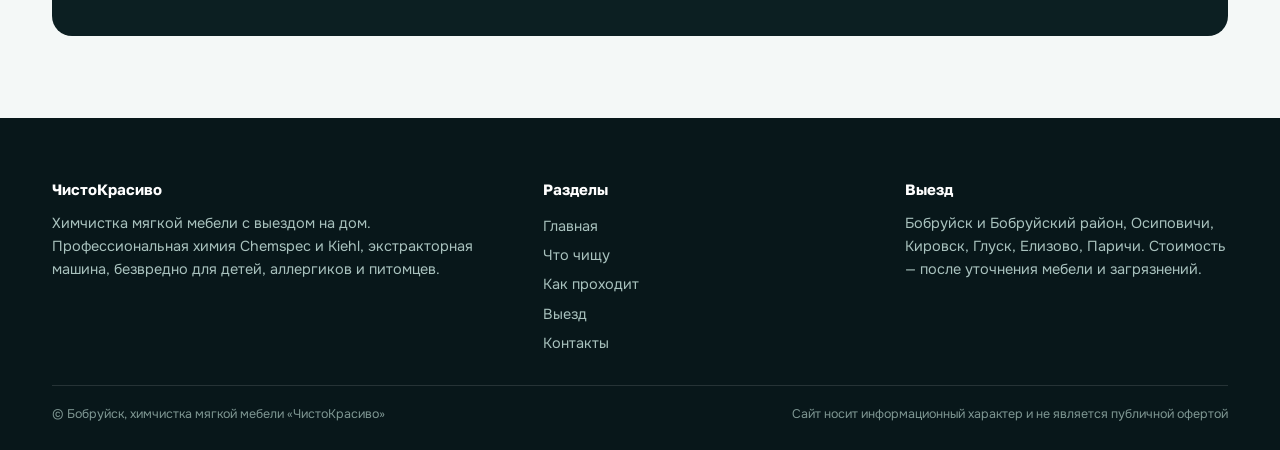
<file: rajony.html>
<!doctype html>
<html lang="ru">
<head>
<meta charset="utf-8">
<meta name="viewport" content="width=device-width,initial-scale=1">
<title>Выезд: Бобруйск, Осиповичи, Кировск, Глуск, Елизово, Паричи | ЧистоКрасиво</title>
<meta name="description" content="Химчистка мебели с выездом: Бобруйск и Бобруйский район, Осиповичи, Кировск, Глуск, Елизово, Паричи.">
<link rel="icon" href="assets/img/favicon.svg" type="image/svg+xml">
<link rel="preconnect" href="https://fonts.googleapis.com">
<link rel="preconnect" href="https://fonts.gstatic.com" crossorigin>
<link href="https://fonts.googleapis.com/css2?family=Golos+Text:wght@400;500;600;700&family=Onest:wght@400;500;600&family=JetBrains+Mono:wght@400;500&display=swap" rel="stylesheet">
<link rel="stylesheet" href="assets/css/site.css">
</head>
<body class="">
<div class="topbar"><div class="wrap topbar__in"><span>Химчистка мягкой мебели · Бобруйск и район</span><span>Chemspec · Kiehl · выезд на дом</span></div></div>
<header class="hdr"><div class="wrap hdr__in">
  <a class="logo" href="index.html"><i>ЧК</i><span><b>ЧистоКрасиво</b><span>химчистка мебели · Бобруйск</span></span></a>
  <nav class="nav"><a href="index.html">Главная</a><a href="uslugi.html">Что чищу</a><a href="process.html">Как проходит</a><a href="rajony.html" aria-current="page">Выезд</a><a href="kontakty.html">Контакты</a></nav>
  <a class="btn" href="kontakty.html#zayavka">Рассчитать стоимость</a>
  <button class="burger" id="burger" aria-label="Меню" aria-expanded="false" aria-controls="drawer"><span></span></button>
</div></header>
<div class="drawer" id="drawer" data-open="false" aria-hidden="true">
  <div class="drawer__inner">
    <div class="drawer__top"><b>Меню</b><button class="drawer__close" id="drawerClose" aria-label="Закрыть">×</button></div>
    <a href="index.html">Главная</a><a href="uslugi.html">Что чищу</a><a href="process.html">Как проходит</a><a href="rajony.html" aria-current="page">Выезд</a><a href="kontakty.html">Контакты</a>
    <a href="kontakty.html#zayavka" style="margin-top:16px;border:0"><span class="btn" style="width:100%">Рассчитать стоимость</span></a>
  </div>
</div>
<section class="phead"><div class="wrap"><div class="crumbs"><a href="index.html">Главная</a> / Выезд</div>
<h1>Куда приезжаю</h1>
<p class="phead__lead">Работаю по Бобруйск и в радиусе района. Если ваш адрес в списке не указан — всё равно напишите, посмотрю по маршруту.</p></div></section>
<section class="sec"><div class="wrap">
<div class="tags" style="margin-bottom:26px"><span>Бобруйск</span><span>Бобруйский район</span><span>Осиповичи</span><span>Кировск</span><span>Глуск</span><span>Елизово</span><span>Паричи</span></div>
<div class="grid2">
  <div><h2>Выезд на дом — это удобно</h2>
  <ul class="checks" style="margin-top:14px"><li>Мебель не нужно разбирать и вывозить</li><li>Чистка в привычной для вещей среде — без риска повреждения при перевозке</li><li>Видно результат сразу, на месте</li><li>Оплата после приёмки</li></ul></div>
  <div class="pimg" style="background-image:url(assets/img/mattress.jpg)"></div>
</div>
</div></section>
<section class="sec sec--alt"><div class="wrap"><div class="shead"><div><span class="kick">дальние адреса</span><h2 style="margin-top:12px">Если вы за городом</h2></div><p>Выезд возможен и дальше — уточните адрес, скажу по дороге и времени.</p></div>
<div class="grid3"><article class="card"><h3>Бобруйск</h3><p>Любой район города, включая новостройки и частный сектор.</p></article>
<article class="card"><h3>Район</h3><p>Бобруйский район, Елизово, Паричи, Глуск, Кировск, Осиповичи.</p></article>
<article class="card"><h3>Дальше</h3><p>Напишите адрес — посчитаю дорогу отдельно и честно.</p></article></div></div></section>
<section class="sec"><div class="wrap"><div class="cta">
  <div><h2>Покажу, что получится с вашим диваном</h2><p>Напишите, что за мебель и что с ней случилось. Отвечу, реально ли убрать пятно, сколько займёт и сколько будет стоить.</p></div>
  <a class="btn btn--w" href="kontakty.html#zayavka">Рассчитать стоимость</a>
</div></div></section>
<footer class="foot"><div class="wrap">
  <div class="foot__grid">
    <div><b>ЧистоКрасиво</b>Химчистка мягкой мебели с выездом на дом. Профессиональная химия Chemspec и Kiehl, экстракторная машина, безвредно для детей, аллергиков и питомцев.</div>
    <div><b>Разделы</b><a href="index.html">Главная</a><a href="uslugi.html">Что чищу</a><a href="process.html">Как проходит</a><a href="rajony.html">Выезд</a><a href="kontakty.html">Контакты</a></div>
    <div><b>Выезд</b>Бобруйск и Бобруйский район, Осиповичи, Кировск, Глуск, Елизово, Паричи. Стоимость — после уточнения мебели и загрязнений.</div>
  </div>
  <div class="foot__bot"><span>© Бобруйск, химчистка мягкой мебели «ЧистоКрасиво»</span><span>Сайт носит информационный характер и не является публичной офертой</span></div>
</div></footer>
<div class="fbar"><a class="btn" href="kontakty.html#zayavka">Рассчитать стоимость</a><a class="btn btn--ghost" href="uslugi.html">Что чищу</a></div>
<script src="assets/js/main.js" defer></script>
</body>
</html>
</file>
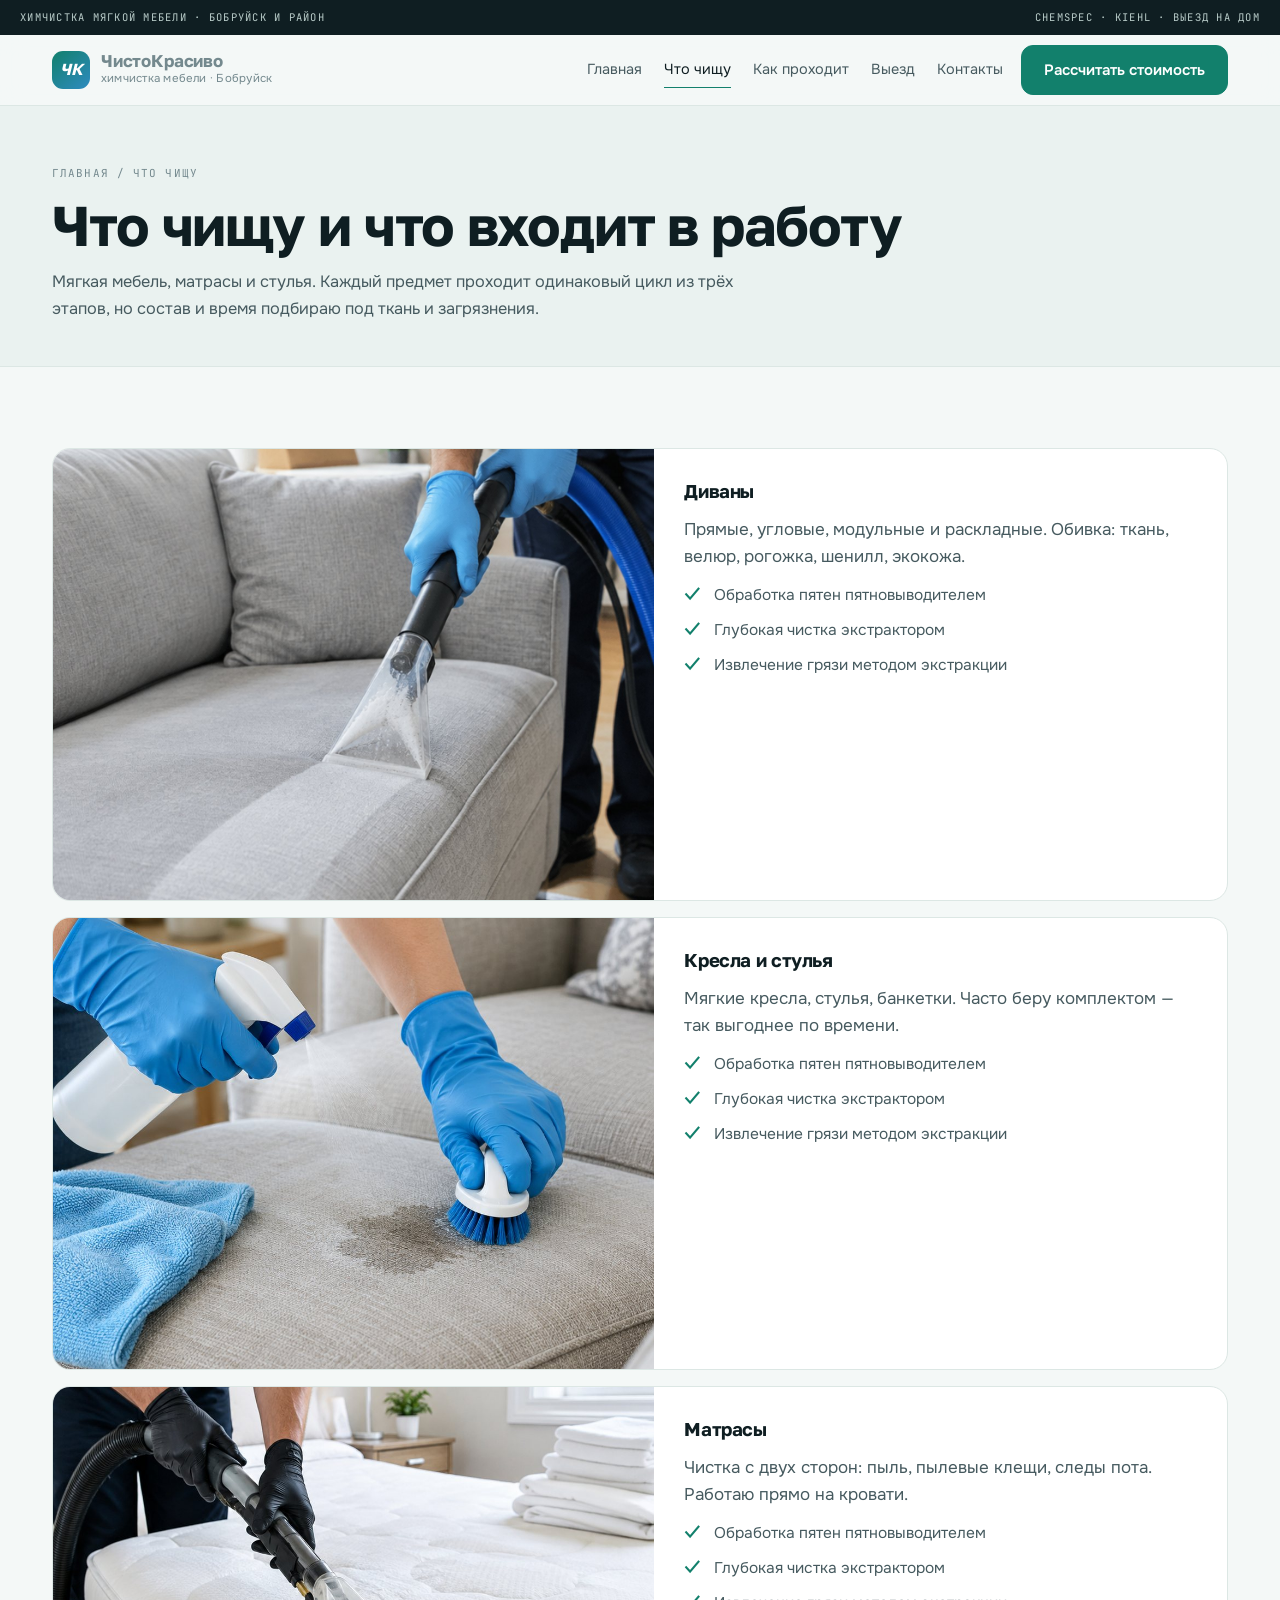
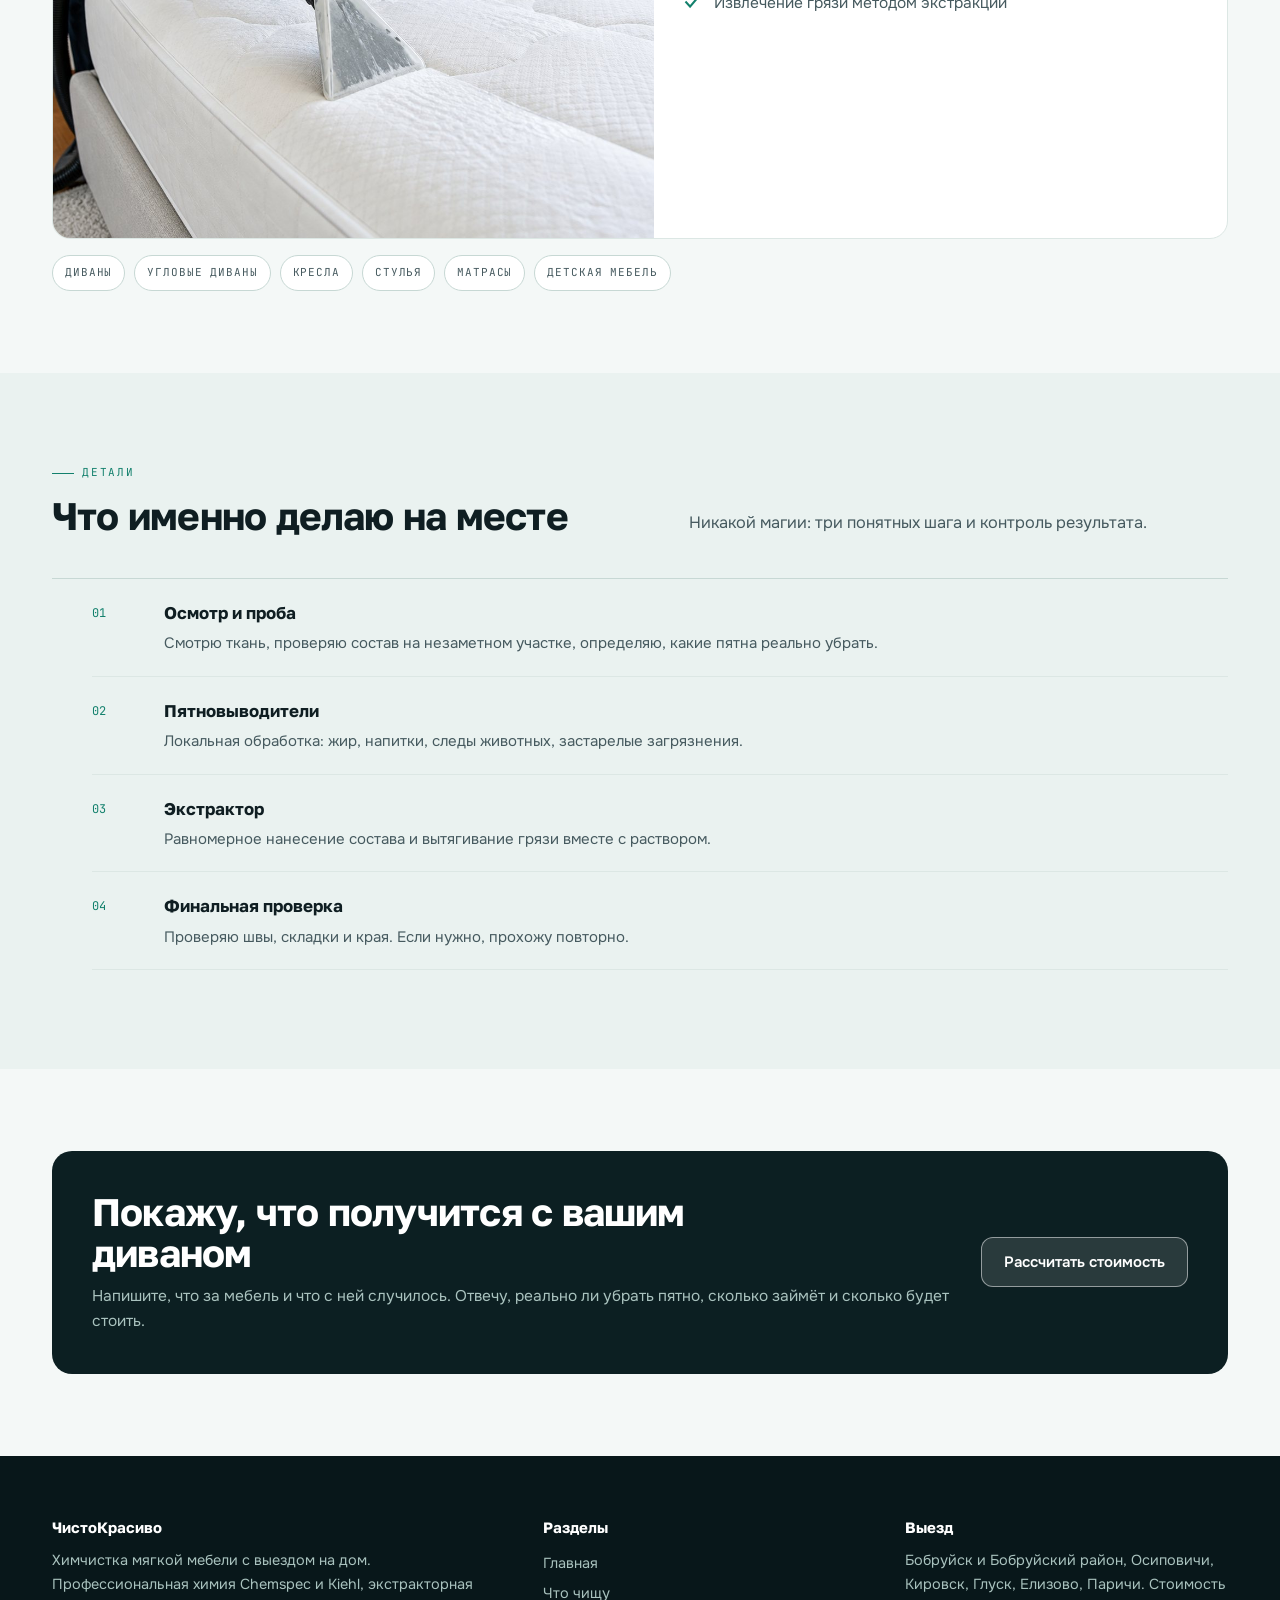
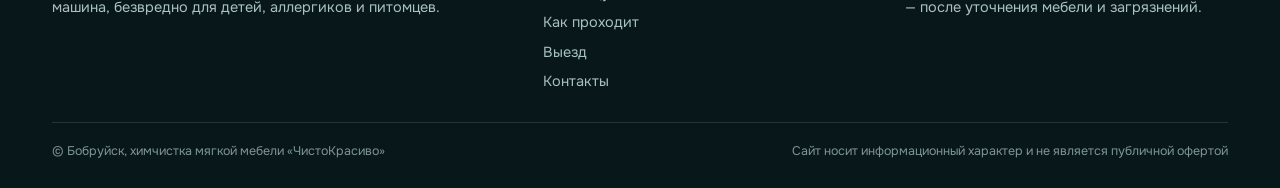
<file: uslugi.html>
<!doctype html>
<html lang="ru">
<head>
<meta charset="utf-8">
<meta name="viewport" content="width=device-width,initial-scale=1">
<title>Что чищу — химчистка диванов, кресел, стульев и матрасов | ЧистоКрасиво</title>
<meta name="description" content="Химчистка диванов, угловых диванов, кресел, стульев и матрасов на дому в Бобруйске: пятновыводители, экстрактор, извлечение грязи.">
<link rel="icon" href="assets/img/favicon.svg" type="image/svg+xml">
<link rel="preconnect" href="https://fonts.googleapis.com">
<link rel="preconnect" href="https://fonts.gstatic.com" crossorigin>
<link href="https://fonts.googleapis.com/css2?family=Golos+Text:wght@400;500;600;700&family=Onest:wght@400;500;600&family=JetBrains+Mono:wght@400;500&display=swap" rel="stylesheet">
<link rel="stylesheet" href="assets/css/site.css">
</head>
<body class="">
<div class="topbar"><div class="wrap topbar__in"><span>Химчистка мягкой мебели · Бобруйск и район</span><span>Chemspec · Kiehl · выезд на дом</span></div></div>
<header class="hdr"><div class="wrap hdr__in">
  <a class="logo" href="index.html"><i>ЧК</i><span><b>ЧистоКрасиво</b><span>химчистка мебели · Бобруйск</span></span></a>
  <nav class="nav"><a href="index.html">Главная</a><a href="uslugi.html" aria-current="page">Что чищу</a><a href="process.html">Как проходит</a><a href="rajony.html">Выезд</a><a href="kontakty.html">Контакты</a></nav>
  <a class="btn" href="kontakty.html#zayavka">Рассчитать стоимость</a>
  <button class="burger" id="burger" aria-label="Меню" aria-expanded="false" aria-controls="drawer"><span></span></button>
</div></header>
<div class="drawer" id="drawer" data-open="false" aria-hidden="true">
  <div class="drawer__inner">
    <div class="drawer__top"><b>Меню</b><button class="drawer__close" id="drawerClose" aria-label="Закрыть">×</button></div>
    <a href="index.html">Главная</a><a href="uslugi.html" aria-current="page">Что чищу</a><a href="process.html">Как проходит</a><a href="rajony.html">Выезд</a><a href="kontakty.html">Контакты</a>
    <a href="kontakty.html#zayavka" style="margin-top:16px;border:0"><span class="btn" style="width:100%">Рассчитать стоимость</span></a>
  </div>
</div>
<section class="phead"><div class="wrap"><div class="crumbs"><a href="index.html">Главная</a> / Что чищу</div>
<h1>Что чищу и что входит в работу</h1>
<p class="phead__lead">Мягкая мебель, матрасы и стулья. Каждый предмет проходит одинаковый цикл из трёх этапов, но состав и время подбираю под ткань и загрязнения.</p></div></section>
<section class="sec"><div class="wrap"><div class="svc" style="margin-bottom:16px"><div class="svc__img" style="background-image:url(assets/img/hero.jpg)"></div><div class="svc__body"><h3>Диваны</h3><p style="color:var(--body)">Прямые, угловые, модульные и раскладные. Обивка: ткань, велюр, рогожка, шенилл, экокожа.</p><ul class="checks"><li>Обработка пятен пятновыводителем</li><li>Глубокая чистка экстрактором</li><li>Извлечение грязи методом экстракции</li></ul></div></div><div class="svc" style="margin-bottom:16px"><div class="svc__img" style="background-image:url(assets/img/stain.jpg)"></div><div class="svc__body"><h3>Кресла и стулья</h3><p style="color:var(--body)">Мягкие кресла, стулья, банкетки. Часто беру комплектом — так выгоднее по времени.</p><ul class="checks"><li>Обработка пятен пятновыводителем</li><li>Глубокая чистка экстрактором</li><li>Извлечение грязи методом экстракции</li></ul></div></div><div class="svc" style="margin-bottom:16px"><div class="svc__img" style="background-image:url(assets/img/mattress.jpg)"></div><div class="svc__body"><h3>Матрасы</h3><p style="color:var(--body)">Чистка с двух сторон: пыль, пылевые клещи, следы пота. Работаю прямо на кровати.</p><ul class="checks"><li>Обработка пятен пятновыводителем</li><li>Глубокая чистка экстрактором</li><li>Извлечение грязи методом экстракции</li></ul></div></div>
<div class="tags" style="margin-top:8px"><span>Диваны</span><span>Угловые диваны</span><span>Кресла</span><span>Стулья</span><span>Матрасы</span><span>Детская мебель</span></div>
</div></section>
<section class="sec sec--alt"><div class="wrap"><div class="shead"><div><span class="kick">детали</span><h2 style="margin-top:12px">Что именно делаю на месте</h2></div><p>Никакой магии: три понятных шага и контроль результата.</p></div>
<ol class="steps">
<li><div><b>Осмотр и проба</b><p>Смотрю ткань, проверяю состав на незаметном участке, определяю, какие пятна реально убрать.</p></div></li>
<li><div><b>Пятновыводители</b><p>Локальная обработка: жир, напитки, следы животных, застарелые загрязнения.</p></div></li>
<li><div><b>Экстрактор</b><p>Равномерное нанесение состава и вытягивание грязи вместе с раствором.</p></div></li>
<li><div><b>Финальная проверка</b><p>Проверяю швы, складки и края. Если нужно, прохожу повторно.</p></div></li>
</ol></div></section>
<section class="sec"><div class="wrap"><div class="cta">
  <div><h2>Покажу, что получится с вашим диваном</h2><p>Напишите, что за мебель и что с ней случилось. Отвечу, реально ли убрать пятно, сколько займёт и сколько будет стоить.</p></div>
  <a class="btn btn--w" href="kontakty.html#zayavka">Рассчитать стоимость</a>
</div></div></section>
<footer class="foot"><div class="wrap">
  <div class="foot__grid">
    <div><b>ЧистоКрасиво</b>Химчистка мягкой мебели с выездом на дом. Профессиональная химия Chemspec и Kiehl, экстракторная машина, безвредно для детей, аллергиков и питомцев.</div>
    <div><b>Разделы</b><a href="index.html">Главная</a><a href="uslugi.html">Что чищу</a><a href="process.html">Как проходит</a><a href="rajony.html">Выезд</a><a href="kontakty.html">Контакты</a></div>
    <div><b>Выезд</b>Бобруйск и Бобруйский район, Осиповичи, Кировск, Глуск, Елизово, Паричи. Стоимость — после уточнения мебели и загрязнений.</div>
  </div>
  <div class="foot__bot"><span>© Бобруйск, химчистка мягкой мебели «ЧистоКрасиво»</span><span>Сайт носит информационный характер и не является публичной офертой</span></div>
</div></footer>
<div class="fbar"><a class="btn" href="kontakty.html#zayavka">Рассчитать стоимость</a><a class="btn btn--ghost" href="uslugi.html">Что чищу</a></div>
<script src="assets/js/main.js" defer></script>
</body>
</html>
</file>
<file: assets/css/site.css>
:root{--bg:#F4F8F7;--bg2:#EAF2F0;--panel:#fff;--ink:#0F1E22;--body:#465A5F;--mut:#74898E;--line:#DCE7E4;--line2:#C7D8D4;
--acc:#12806C;--acc2:#0B5F50;--sky:#2E8BC0;--soft:#DCF0EA;--warn:#C4763A;
--f-d:"Golos Text",system-ui,sans-serif;--f-t:"Onest",system-ui,sans-serif;--f-m:"JetBrains Mono",monospace;--wrap:1240px}
*,*::before,*::after{box-sizing:border-box}
html{-webkit-text-size-adjust:100%;scroll-behavior:smooth}
body{margin:0;background:var(--bg);color:var(--ink);font-family:var(--f-t);font-size:17px;line-height:1.62;-webkit-font-smoothing:antialiased}
img{display:block;max-width:100%}
a{color:inherit;text-decoration:none}
button{font:inherit;cursor:pointer}
h1,h2,h3{margin:0;font-family:var(--f-d);font-weight:700;line-height:1.08;letter-spacing:-.02em}
h1{font-size:clamp(2rem,4.6vw,3.5rem)}
h2{font-size:clamp(1.6vw,3vw,2.5rem);font-size:clamp(1.6rem,3vw,2.5rem)}
h3{font-size:1.16rem;line-height:1.3}
p{margin:0}
.wrap{width:100%;max-width:var(--wrap);margin:0 auto;padding:0 clamp(16px,3.2vw,32px)}
.mono,.kick{font-family:var(--f-m);font-size:11px;letter-spacing:.16em;text-transform:uppercase;color:var(--mut)}
.kick{color:var(--acc);display:inline-flex;align-items:center;gap:8px}
.kick::before{content:"";width:22px;height:1.5px;background:var(--acc)}
.topbar{background:var(--ink);color:#B9CCC9;font-family:var(--f-m);font-size:10.5px;letter-spacing:.12em;text-transform:uppercase}
.topbar__in{display:flex;justify-content:space-between;gap:14px;padding:9px 0;flex-wrap:wrap}
.hdr{position:sticky;top:0;z-index:40;background:rgba(244,248,247,.92);backdrop-filter:blur(12px);border-bottom:1px solid var(--line)}
.hdr__in{display:flex;align-items:center;gap:18px;min-height:70px}
.logo{display:flex;align-items:center;gap:11px;margin-right:auto}
.logo i{width:38px;height:38px;border-radius:11px;background:linear-gradient(140deg,var(--acc),var(--sky));display:grid;place-items:center;color:#fff;font-family:var(--f-d);font-weight:700;font-size:16px;flex:none}
.logo b{font-family:var(--f-d);font-size:17px;letter-spacing:-.01em;display:block;line-height:1.15}
.logo span{display:block;font-size:11.5px;color:var(--mut);letter-spacing:.02em}
.nav{display:flex;gap:22px;font-size:14.5px}
.nav a{color:var(--body);padding:6px 0;border-bottom:1.5px solid transparent;transition:.15s}
.nav a:hover,.nav a[aria-current]{color:var(--ink);border-color:var(--acc)}
.btn{display:inline-flex;align-items:center;justify-content:center;gap:9px;min-height:50px;padding:0 22px;border-radius:12px;background:var(--acc);color:#fff;border:1px solid var(--acc);font-weight:600;font-size:15px;transition:.18s}
.btn:hover{background:var(--acc2);border-color:var(--acc2);transform:translateY(-1px)}
.btn--ghost{background:transparent;color:var(--ink);border-color:var(--line2)}
.btn--ghost:hover{background:var(--panel);border-color:var(--acc);color:var(--acc)}
.btn--w{background:rgba(255,255,255,.12);border-color:rgba(255,255,255,.5);color:#fff}
.btn--w:hover{background:rgba(255,255,255,.2)}
.burger{display:none;width:44px;height:44px;border:1px solid var(--line2);border-radius:11px;background:var(--panel);position:relative}
.burger span,.burger span::before,.burger span::after{position:absolute;left:12px;right:12px;height:1.7px;background:var(--ink);content:""}
.burger span{top:21px}.burger span::before{top:-6px}.burger span::after{top:6px}
.hero{position:relative;background:#08171A;color:#fff;overflow:hidden}
.hero__bg{position:absolute;inset:0;background-size:cover;background-position:center;opacity:.55;transform:scale(1.03)}
.hero::after{content:"";position:absolute;inset:0;background:linear-gradient(100deg,rgba(6,20,22,.95),rgba(6,20,22,.75) 55%,rgba(6,20,22,.35))}
.hero__in{position:relative;z-index:2;padding:clamp(48px,7vw,96px) 0 clamp(40px,5vw,70px)}
.hero .kick{color:#8FD9C6}.hero .kick::before{background:#8FD9C6}
.hero h1{color:#fff;margin:16px 0 0;max-width:20ch}
.hero h1 em{font-style:normal;color:#8FD9C6}
.hero__lead{margin-top:18px;max-width:52ch;color:#C6D8D5;font-size:1.06rem}
.hero__cta{display:flex;gap:12px;flex-wrap:wrap;margin-top:26px}
.facts{display:grid;grid-template-columns:repeat(4,1fr);gap:1px;background:rgba(255,255,255,.16);border:1px solid rgba(255,255,255,.16);margin-top:clamp(28px,4vw,46px)}
.facts div{background:rgba(6,20,22,.55);padding:15px 17px}
.facts b{display:block;font-family:var(--f-d);font-size:1.32rem;color:#fff}
.facts span{font-size:12.5px;color:#A9C2BE}
.sec{padding:clamp(48px,6.4vw,92px) 0}
.sec--alt{background:var(--bg2)}
.sec--ink{background:#0C1F22;color:#fff}
.sec--ink .kick{color:#8FD9C6}.sec--ink .kick::before{background:#8FD9C6}
.shead{display:grid;grid-template-columns:minmax(0,1fr) minmax(0,.9fr);gap:clamp(16px,3vw,44px);align-items:end;margin-bottom:clamp(24px,3.4vw,42px)}
.shead p{color:var(--body);font-size:1.02rem}
.sec--ink .shead p{color:#A9C2BE}
.grid3{display:grid;grid-template-columns:repeat(3,1fr);gap:18px}
.grid2{display:grid;grid-template-columns:repeat(2,1fr);gap:18px}
.card{background:var(--panel);border:1px solid var(--line);border-radius:16px;padding:22px;transition:.2s}
.card:hover{border-color:var(--acc);transform:translateY(-2px);box-shadow:0 14px 34px rgba(12,40,38,.08)}
.card h3{margin-bottom:8px}
.card p{color:var(--body);font-size:15px}
.svc{display:grid;grid-template-columns:1.05fr 1fr;gap:0;border:1px solid var(--line);border-radius:18px;overflow:hidden;background:var(--panel)}
.svc__img{aspect-ratio:4/3;background-size:cover;background-position:center}
.svc__body{padding:clamp(20px,2.6vw,30px);display:flex;flex-direction:column;gap:12px}
.steps{counter-reset:s;display:grid;gap:0;border-top:1px solid var(--line2)}
.steps li{list-style:none;display:grid;grid-template-columns:56px 1fr;gap:16px;padding:20px 0;border-bottom:1px solid var(--line);counter-increment:s}
.steps li::before{content:counter(s,decimal-leading-zero);font-family:var(--f-m);font-size:12px;color:var(--acc);padding-top:5px}
.steps b{display:block;font-family:var(--f-d);font-size:1.06rem;margin-bottom:5px}
.steps p{color:var(--body);font-size:15px}
ul.checks{list-style:none;padding:0;margin:0;display:grid;gap:10px}
ul.checks li{display:grid;grid-template-columns:20px 1fr;gap:10px;color:var(--body);font-size:15.5px}
ul.checks li::before{content:"✓";color:var(--acc);font-weight:700}
.sec--ink ul.checks li{color:#B9CCC9}
.sec--ink ul.checks li::before{color:#8FD9C6}
.tags{display:flex;flex-wrap:wrap;gap:9px}
.tags span{font-family:var(--f-m);font-size:11px;letter-spacing:.08em;text-transform:uppercase;padding:8px 12px;border:1px solid var(--line2);border-radius:999px;background:var(--panel);color:var(--body)}
.faq__i{border-bottom:1px solid var(--line)}
.faq__q{width:100%;background:none;border:0;padding:18px 0;display:flex;justify-content:space-between;gap:16px;text-align:left;font-family:var(--f-d);font-size:1.02rem;color:var(--ink)}
.faq__q::after{content:"+";color:var(--acc);font-size:1.3rem;line-height:1}
.faq__i[data-open="true"] .faq__q::after{content:"–"}
.faq__a{display:none;padding:0 0 18px;color:var(--body);font-size:15.5px;max-width:70ch}
.faq__i[data-open="true"] .faq__a{display:block}
.form{background:var(--panel);border:1px solid var(--line);border-radius:18px;padding:clamp(20px,2.6vw,30px)}
.form__row{display:grid;gap:12px;margin-bottom:12px}
.fld label{display:block;font-family:var(--f-m);font-size:10.5px;letter-spacing:.12em;text-transform:uppercase;color:var(--mut);margin-bottom:6px}
.fld input,.fld select,.fld textarea{width:100%;min-height:48px;padding:11px 13px;border:1px solid var(--line2);border-radius:11px;background:var(--bg);color:var(--ink);font:inherit;font-size:15px}
.fld input:focus,.fld select:focus,.fld textarea:focus{outline:none;border-color:var(--acc);box-shadow:0 0 0 3px rgba(18,128,108,.14);background:#fff}
.form__note{font-size:12.5px;color:var(--mut);margin-top:10px}
.formout{display:none;margin-top:12px;padding:12px 14px;border-radius:11px;background:var(--soft);color:var(--acc2);font-size:14px}
.formout[data-show="true"]{display:block}
.cta{background:#0C1F22;color:#fff;border-radius:20px;padding:clamp(24px,3.4vw,40px);display:grid;grid-template-columns:1fr auto;gap:22px;align-items:center}
.cta h2{color:#fff;max-width:26ch}
.cta p{color:#A9C2BE;margin-top:10px;font-size:15.5px}
.foot{background:#08171A;color:#A9C2BE;padding:clamp(36px,4.6vw,60px) 0 26px;font-size:14.5px}
.foot__grid{display:grid;grid-template-columns:1.4fr 1fr 1fr;gap:clamp(18px,3vw,40px);padding-bottom:26px;border-bottom:1px solid rgba(255,255,255,.12)}
.foot b{color:#fff;display:block;font-family:var(--f-d);margin-bottom:10px;font-size:15px}
.foot a{display:block;padding:3px 0}
.foot a:hover{color:#8FD9C6}
.foot__bot{display:flex;justify-content:space-between;gap:14px;padding-top:18px;flex-wrap:wrap;font-size:12.5px;color:#7E9692}
.fbar{display:none;position:fixed;left:0;right:0;bottom:0;z-index:45;background:rgba(8,23,26,.96);border-top:1px solid rgba(255,255,255,.12);padding:9px 12px;gap:9px}
.fbar .btn{flex:1;min-height:46px}
.phead{background:var(--bg2);border-bottom:1px solid var(--line);padding:clamp(34px,4.6vw,64px) 0 clamp(26px,3.4vw,44px)}
.crumbs{font-family:var(--f-m);font-size:11px;letter-spacing:.1em;text-transform:uppercase;color:var(--mut);margin-bottom:12px}
.crumbs a:hover{color:var(--acc)}
.phead h1{max-width:24ch}
.phead__lead{margin-top:14px;color:var(--body);max-width:62ch;font-size:1.02rem}
.pimg{aspect-ratio:16/9;border-radius:16px;background-size:cover;background-position:center;border:1px solid var(--line)}
.drawer{position:fixed;inset:0;z-index:60;display:none;background:rgba(8,23,26,.55);backdrop-filter:blur(3px)}
.drawer[data-open="true"]{display:block}
.drawer__inner{position:absolute;right:0;top:0;bottom:0;width:min(360px,86vw);background:var(--bg);padding:20px;overflow:auto}
.drawer__top{display:flex;justify-content:space-between;align-items:center;margin-bottom:18px}
.drawer__close{width:40px;height:40px;border:1px solid var(--line2);border-radius:10px;background:var(--panel);font-size:18px}
.drawer a{display:block;padding:12px 0;border-bottom:1px solid var(--line);font-size:16px}
@media(max-width:980px){
 .nav,.hdr .btn{display:none}.burger{display:block}
 .facts{grid-template-columns:repeat(2,1fr)}
 .shead,.grid3,.grid2,.svc,.cta{grid-template-columns:1fr}
 .foot__grid{grid-template-columns:1fr 1fr}
 .cta{gap:16px}
}
@media(max-width:620px){
 .fbar{display:flex}body{padding-bottom:64px}
 .grid3{gap:14px}
 .steps li{grid-template-columns:40px 1fr}
 .foot__grid{grid-template-columns:1fr}
}
</file>
